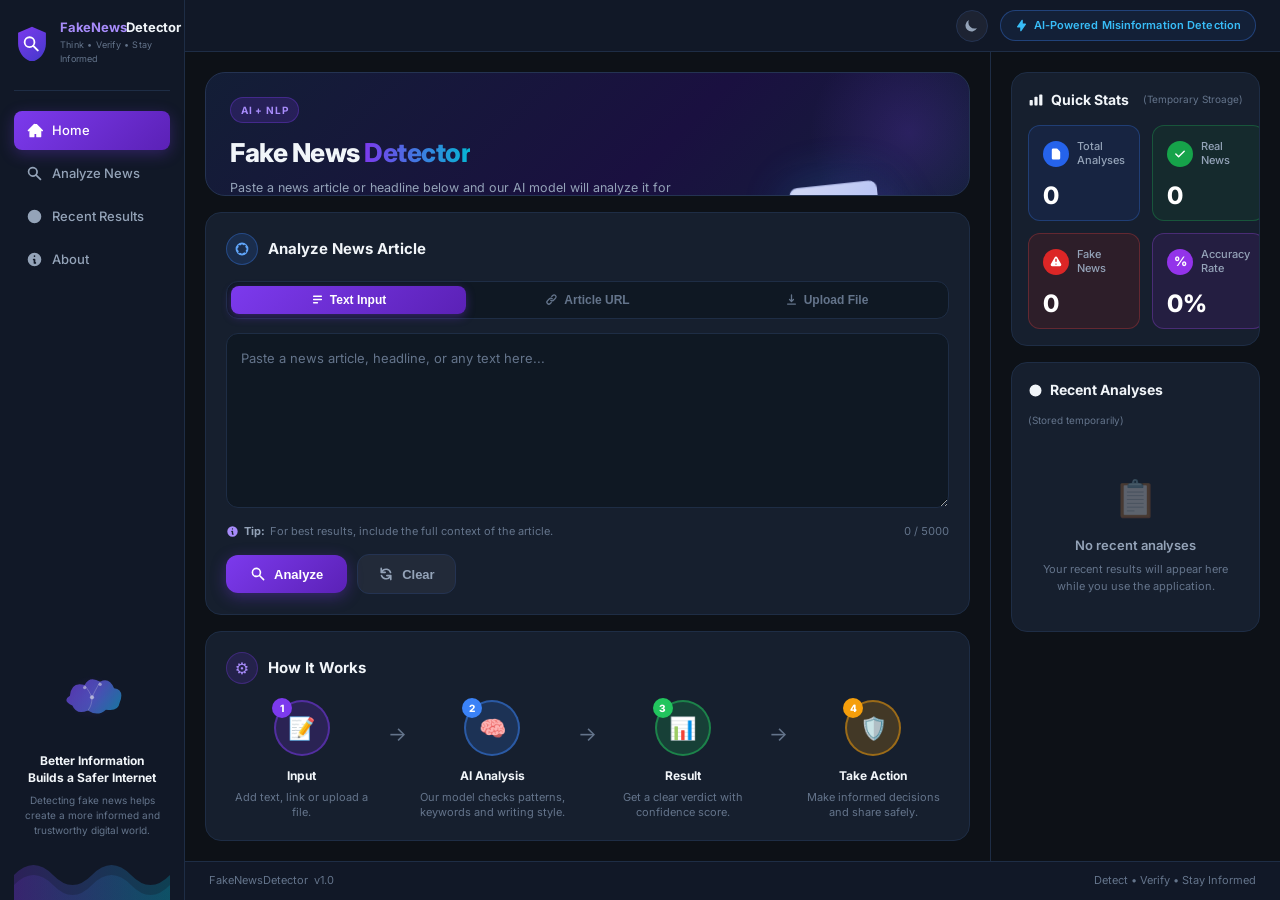
<file: index.html>
<!DOCTYPE html>
<html lang="en">
<head>
  <meta charset="UTF-8" />
  <meta name="viewport" content="width=device-width, initial-scale=1.0" />
  <title>FakeNewsDetector – AI-Powered Misinformation Detection</title>
  <meta name="description" content="Use AI and NLP to detect fake news, misinformation, and unreliable articles instantly with TF-IDF + Logistic Regression." />
  <link rel="stylesheet" href="style.css" />
  <link rel="preconnect" href="https://fonts.googleapis.com" />
  <link rel="preconnect" href="https://fonts.gstatic.com" crossorigin />
  <link href="https://fonts.googleapis.com/css2?family=Inter:wght@400;500;600;700;800&display=swap" rel="stylesheet" />
</head>
<body>
<div class="app-wrapper">

  <!-- ══════════════ SIDEBAR ══════════════ -->
  <aside class="sidebar">
    <div class="sidebar-inner">
      <!-- Logo -->
      <div class="logo">
        <div class="logo-shield">
          <svg viewBox="0 0 40 44" fill="none" xmlns="http://www.w3.org/2000/svg">
            <path d="M20 2L3 9.5v13C3 33.5 10.5 42.5 20 45c9.5-2.5 17-11.5 17-22.5v-13L20 2z" fill="url(#shLg)"/>
            <circle cx="17" cy="21" r="6" stroke="white" stroke-width="2.2" fill="none"/>
            <line x1="21.5" y1="25.5" x2="27" y2="31" stroke="white" stroke-width="2.5" stroke-linecap="round"/>
            <defs>
              <linearGradient id="shLg" x1="3" y1="2" x2="37" y2="45" gradientUnits="userSpaceOnUse">
                <stop stop-color="#7c3aed"/>
                <stop offset="1" stop-color="#4338ca"/>
              </linearGradient>
            </defs>
          </svg>
        </div>
        <div class="logo-text">
          <span class="logo-name"><span>FakeNews</span>Detector</span>
          <span class="logo-sub">Think • Verify • Stay Informed</span>
        </div>
      </div>

      <!-- Nav -->
      <nav class="sidebar-nav">
        <a href="#home" class="nav-item active" id="navHome">
          <svg viewBox="0 0 20 20" fill="currentColor" width="17"><path d="M10.707 2.293a1 1 0 00-1.414 0l-7 7a1 1 0 001.414 1.414L4 10.414V17a1 1 0 001 1h4a1 1 0 001-1v-3h2v3a1 1 0 001 1h4a1 1 0 001-1v-6.586l.293.293a1 1 0 001.414-1.414l-7-7z"/></svg>
          Home
        </a>
        <a href="#analyze" class="nav-item" id="navAnalyze">
          <svg viewBox="0 0 20 20" fill="currentColor" width="17"><path fill-rule="evenodd" d="M8 4a4 4 0 100 8 4 4 0 000-8zM2 8a6 6 0 1110.89 3.476l4.817 4.817a1 1 0 01-1.414 1.414l-4.816-4.816A6 6 0 012 8z" clip-rule="evenodd"/></svg>
          Analyze News
        </a>
        <a href="#recent" class="nav-item" id="navRecent">
          <svg viewBox="0 0 20 20" fill="currentColor" width="17"><path d="M10 18a8 8 0 100-16 8 8 0 000 16zm1-12a1 1 0 10-2 0v4a1 1 0 00.293.707l2.828 2.829a1 1 0 101.415-1.415L11 9.586V6z"/></svg>
          Recent Results
          <span class="nav-badge hidden" id="navBadge">0</span>
        </a>
        <a href="#about" class="nav-item" id="navAbout">
          <svg viewBox="0 0 20 20" fill="currentColor" width="17"><path fill-rule="evenodd" d="M18 10a8 8 0 11-16 0 8 8 0 0116 0zm-7-4a1 1 0 11-2 0 1 1 0 012 0zM9 9a1 1 0 000 2v3a1 1 0 001 1h1a1 1 0 100-2v-3a1 1 0 00-1-1H9z" clip-rule="evenodd"/></svg>
          About
        </a>
      </nav>
    </div>

    <!-- Sidebar footer illustration -->
    <div class="sidebar-footer">
      <div class="sidebar-brain">
        <svg viewBox="0 0 110 90" fill="none" xmlns="http://www.w3.org/2000/svg" width="90">
          <ellipse cx="55" cy="42" rx="32" ry="27" fill="url(#brainBg)" opacity="0.15"/>
          <path d="M28 40 Q30 22 46 27 Q52 15 65 23 Q76 17 82 31 Q95 33 89 48 Q87 60 72 57 Q62 66 50 58 Q36 64 31 52 Q18 46 28 40Z" fill="url(#brainFill)" opacity="0.75"/>
          <path d="M46 27 Q52 35 55 42 Q58 35 65 23" stroke="white" stroke-width="1" opacity="0.3" fill="none"/>
          <path d="M55 42 Q55 52 50 58" stroke="white" stroke-width="1" opacity="0.3" fill="none"/>
          <circle cx="46" cy="30" r="2" fill="white" opacity="0.5"/>
          <circle cx="65" cy="26" r="2" fill="white" opacity="0.5"/>
          <circle cx="55" cy="42" r="2.5" fill="white" opacity="0.6"/>
          <defs>
            <radialGradient id="brainBg" cx="50%" cy="50%" r="50%">
              <stop stop-color="#7c3aed"/>
              <stop offset="1" stop-color="#7c3aed" stop-opacity="0"/>
            </radialGradient>
            <linearGradient id="brainFill" x1="18" y1="15" x2="95" y2="70" gradientUnits="userSpaceOnUse">
              <stop stop-color="#7c3aed"/>
              <stop offset="0.5" stop-color="#6366f1"/>
              <stop offset="1" stop-color="#06b6d4"/>
            </linearGradient>
          </defs>
        </svg>
      </div>
      <h4 class="sidebar-motto">Better Information<br/>Builds a Safer Internet</h4>
      <p class="sidebar-desc">Detecting fake news helps create a more informed and trustworthy digital world.</p>
      <div class="sidebar-wave">
        <svg viewBox="0 0 160 50" preserveAspectRatio="none" xmlns="http://www.w3.org/2000/svg">
          <path d="M0,25 Q20,5 40,25 T80,25 T120,25 T160,25 V50 H0Z" fill="url(#wvGrad)" opacity="0.25"/>
          <path d="M0,35 Q20,15 40,35 T80,35 T120,35 T160,35 V50 H0Z" fill="url(#wvGrad)" opacity="0.15"/>
          <defs>
            <linearGradient id="wvGrad" x1="0" y1="0" x2="160" y2="0" gradientUnits="userSpaceOnUse">
              <stop stop-color="#7c3aed"/>
              <stop offset="1" stop-color="#06b6d4"/>
            </linearGradient>
          </defs>
        </svg>
      </div>
    </div>
  </aside>

  <!-- ══════════════ MAIN AREA ══════════════ -->
  <div class="main-area">

    <!-- Top bar -->
    <header class="topbar">
      <div class="topbar-left" id="topbarTitle">
        <!-- Seamless left header -->
      </div>
      <div class="topbar-right">
        <button class="theme-toggle-btn" id="themeToggleBtn" title="Toggle theme">
          <svg viewBox="0 0 20 20" fill="currentColor" width="15"><path d="M17.293 13.293A8 8 0 016.707 2.707a8.001 8.001 0 1010.586 10.586z"/></svg>
        </button>
        <div class="ai-powered-pill">
          <svg viewBox="0 0 20 20" fill="currentColor" width="13"><path fill-rule="evenodd" d="M11.3 1.046A1 1 0 0112 2v5h4a1 1 0 01.82 1.573l-7 10A1 1 0 018 18v-5H4a1 1 0 01-.82-1.573l7-10a1 1 0 011.12-.38z" clip-rule="evenodd"/></svg>
          AI-Powered Misinformation Detection
        </div>
      </div>
    </header>

    <!-- Content Grid -->
    <div class="content-grid">

      <!-- ─── CENTER COLUMN ─── -->
      <div class="center-col" id="home">

        <!-- Hero Card -->
        <div class="hero-card" id="heroSection">
          <div class="hero-badge">AI + NLP</div>
          <div class="hero-body">
            <div class="hero-text">
              <h1 class="hero-title">Fake News <span class="accent-text">Detector</span></h1>
              <p class="hero-desc">Paste a news article or headline below and our AI model will analyze it for credibility in seconds.</p>
              <div class="hero-features">
                <div class="feat-item">
                  <div class="feat-icon blue-feat-bg">
                    <svg viewBox="0 0 20 20" fill="currentColor" width="14"><path fill-rule="evenodd" d="M11.3 1.046A1 1 0 0112 2v5h4a1 1 0 01.82 1.573l-7 10A1 1 0 018 18v-5H4a1 1 0 01-.82-1.573l7-10a1 1 0 011.12-.38z" clip-rule="evenodd"/></svg>
                  </div>
                  <div>
                    <div class="feat-name">Fast Analysis</div>
                    <div class="feat-sub">Results in seconds</div>
                  </div>
                </div>
                <div class="feat-item">
                  <div class="feat-icon purple-feat-bg">
                    <svg viewBox="0 0 20 20" fill="none" stroke="currentColor" stroke-width="2" width="14"><circle cx="10" cy="10" r="7"/><circle cx="10" cy="10" r="3" fill="currentColor"/></svg>
                  </div>
                  <div>
                    <div class="feat-name">Accurate Prediction</div>
                    <div class="feat-sub">AI powered</div>
                  </div>
                </div>
                <div class="feat-item">
                  <div class="feat-icon teal-feat-bg">
                    <svg viewBox="0 0 20 20" fill="currentColor" width="14"><path fill-rule="evenodd" d="M10 1.944A11.954 11.954 0 012.166 5C2.056 5.649 2 6.319 2 7c0 5.225 3.34 9.67 8 11.317C14.66 16.67 18 12.225 18 7c0-.682-.057-1.35-.166-2.001A11.954 11.954 0 0110 1.944zM11 14a1 1 0 11-2 0 1 1 0 012 0zm0-7a1 1 0 10-2 0v3a1 1 0 102 0V7z" clip-rule="evenodd"/></svg>
                  </div>
                  <div>
                    <div class="feat-name">Helps Fight Misinformation</div>
                    <div class="feat-sub">For a safer internet</div>
                  </div>
                </div>
              </div>
            </div>
            <div class="hero-art">
              <!-- 3D Isometric Newspaper + Magnifier + Shield Illustration -->
              <svg viewBox="0 0 220 180" fill="none" xmlns="http://www.w3.org/2000/svg">
                <defs>
                  <radialGradient id="artGlow" cx="50%" cy="50%" r="50%">
                    <stop stop-color="#3b82f6" stop-opacity="0.35"/>
                    <stop offset="0.6" stop-color="#7c3aed" stop-opacity="0.2"/>
                    <stop offset="1" stop-color="#1e1b4b" stop-opacity="0"/>
                  </radialGradient>
                  <linearGradient id="newsGrad" x1="40" y1="20" x2="160" y2="150" gradientUnits="userSpaceOnUse">
                    <stop stop-color="#e0e7ff"/>
                    <stop offset="1" stop-color="#a5b4fc"/>
                  </linearGradient>
                  <linearGradient id="shieldGrad" x1="120" y1="90" x2="155" y2="150" gradientUnits="userSpaceOnUse">
                    <stop stop-color="#3b82f6"/>
                    <stop offset="1" stop-color="#1d4ed8"/>
                  </linearGradient>
                </defs>
                <circle cx="120" cy="90" r="85" fill="url(#artGlow)"/>
                <!-- Tilted Newspaper Paper -->
                <rect x="55" y="24" width="95" height="120" rx="8" transform="rotate(-6 102 84)" fill="url(#newsGrad)" stroke="#c7d2fe" stroke-width="1.5" filter="drop-shadow(0 8px 16px rgba(0,0,0,0.4))"/>
                <!-- Header "NEWS" -->
                <text x="68" y="52" fill="#1e293b" font-family="'Inter', sans-serif" font-weight="900" font-size="16" letter-spacing="1" transform="rotate(-6 102 84)">NEWS</text>
                <!-- Newspaper Lines -->
                <line x1="68" y1="62" x2="136" y2="55" stroke="#475569" stroke-width="3" stroke-linecap="round"/>
                <line x1="68" y1="72" x2="128" y2="66" stroke="#64748b" stroke-width="2.5" stroke-linecap="round"/>
                <line x1="68" y1="81" x2="132" y2="74" stroke="#64748b" stroke-width="2.5" stroke-linecap="round"/>
                <line x1="68" y1="90" x2="120" y2="83" stroke="#94a3b8" stroke-width="2.5" stroke-linecap="round"/>
                <line x1="68" y1="99" x2="115" y2="92" stroke="#94a3b8" stroke-width="2.5" stroke-linecap="round"/>
                <!-- Blue Shield in front -->
                <path d="M140 102L125 110v16c0 14 10 24 20 28 10-4 20-14 20-28v-16L150 102z" fill="url(#shieldGrad)" filter="drop-shadow(0 4px 10px rgba(59,130,246,0.5))"/>
                <path d="M135 125l4 4 8-8" stroke="white" stroke-width="2.5" stroke-linecap="round" stroke-linejoin="round"/>
                <!-- 3D Magnifying Glass -->
                <circle cx="152" cy="108" r="28" fill="rgba(30,58,138,0.25)" stroke="#60a5fa" stroke-width="7" filter="drop-shadow(0 6px 12px rgba(0,0,0,0.5))"/>
                <circle cx="152" cy="108" r="22" fill="rgba(14,165,233,0.15)"/>
                <line x1="172" y1="128" x2="194" y2="152" stroke="#3b82f6" stroke-width="9" stroke-linecap="round"/>
                <line x1="172" y1="128" x2="194" y2="152" stroke="#93c5fd" stroke-width="3" stroke-linecap="round"/>
              </svg>
            </div>
          </div>
        </div>

        <!-- Analyze Card -->
        <div class="card" id="analyzeSection">
          <div class="card-hdr">
            <div class="card-hdr-icon compass-icon">
              <svg viewBox="0 0 20 20" fill="currentColor" width="16"><path fill-rule="evenodd" d="M10 18a8 8 0 100-16 8 8 0 000 16zm1-13a1 1 0 10-2 0v.092a4.535 4.535 0 00-1.676.662L6.609 5.04a1 1 0 00-.99.283 1 1 0 00-.284.99l.714.715A4.535 4.535 0 005.092 9H5a1 1 0 100 2h.092a4.535 4.535 0 00.957 2.272l-.715.714a1 1 0 00.284.99 1 1 0 00.99.284l.715-.714A4.535 4.535 0 009 14.908V15a1 1 0 102 0v-.092a4.535 4.535 0 002.272-.957l.714.715a1 1 0 00.99-.284 1 1 0 00.284-.99l-.714-.715A4.535 4.535 0 0014.908 11H15a1 1 0 100-2h-.092a4.535 4.535 0 00-.957-2.272l.715-.714a1 1 0 00-.284-.99 1 1 0 00-.99-.284l-.715.714A4.535 4.535 0 0011 5.092V5z" clip-rule="evenodd"/></svg>
            </div>
            <h2 class="card-hdr-title">Analyze News Article</h2>
          </div>


          <!-- Tabs -->
          <div class="tabs" role="tablist">
            <button class="tab active" id="tabText" role="tab" aria-selected="true">
              <svg viewBox="0 0 20 20" fill="currentColor" width="13"><path fill-rule="evenodd" d="M3 5a1 1 0 011-1h12a1 1 0 110 2H4a1 1 0 01-1-1zm0 5a1 1 0 011-1h12a1 1 0 110 2H4a1 1 0 01-1-1zm0 5a1 1 0 011-1h6a1 1 0 110 2H4a1 1 0 01-1-1z" clip-rule="evenodd"/></svg>
              Text Input
            </button>
            <button class="tab" id="tabUrl" role="tab" aria-selected="false">
              <svg viewBox="0 0 20 20" fill="currentColor" width="13"><path fill-rule="evenodd" d="M12.586 4.586a2 2 0 112.828 2.828l-3 3a2 2 0 01-2.828 0 1 1 0 00-1.414 1.414 4 4 0 005.656 0l3-3a4 4 0 00-5.656-5.656l-1.5 1.5a1 1 0 101.414 1.414l1.5-1.5zm-5 5a2 2 0 012.828 0 1 1 0 101.414-1.414 4 4 0 00-5.656 0l-3 3a4 4 0 105.656 5.656l1.5-1.5a1 1 0 10-1.414-1.414l-1.5 1.5a2 2 0 11-2.828-2.828l3-3z" clip-rule="evenodd"/></svg>
              Article URL
            </button>
            <button class="tab" id="tabFile" role="tab" aria-selected="false">
              <svg viewBox="0 0 20 20" fill="currentColor" width="13"><path fill-rule="evenodd" d="M3 17a1 1 0 011-1h12a1 1 0 110 2H4a1 1 0 01-1-1zm3.293-7.707a1 1 0 011.414 0L9 10.586V3a1 1 0 112 0v7.586l1.293-1.293a1 1 0 111.414 1.414l-3 3a1 1 0 01-1.414 0l-3-3a1 1 0 010-1.414z" clip-rule="evenodd"/></svg>
              Upload File
            </button>
          </div>

          <!-- Text Panel -->
          <div class="tab-panel active" id="panelText">
            <textarea id="newsInput" class="news-textarea" placeholder="Paste a news article, headline, or any text here..." rows="7" spellcheck="false" maxlength="5000"></textarea>
            <div class="textarea-foot">
              <span class="tip">
                <svg viewBox="0 0 20 20" fill="currentColor" width="13"><path fill-rule="evenodd" d="M18 10a8 8 0 11-16 0 8 8 0 0116 0zm-7-4a1 1 0 11-2 0 1 1 0 012 0zM9 9a1 1 0 000 2v3a1 1 0 001 1h1a1 1 0 100-2v-3a1 1 0 00-1-1H9z" clip-rule="evenodd"/></svg>
                <strong>Tip:</strong> For best results, include the full context of the article.
              </span>
              <span class="char-count" id="charCount">0 / 5000</span>
            </div>
          </div>

          <!-- URL Panel -->
          <div class="tab-panel" id="panelUrl">
            <div class="url-row">
              <input type="url" id="urlInput" class="url-input" placeholder="https://example.com/news-article…" />
              <button id="fetchUrlBtn" class="btn-fetch">Fetch Article</button>
            </div>
            <p class="panel-hint">Enter a news article URL and we'll extract the text automatically.</p>
          </div>

          <!-- File Panel -->
          <div class="tab-panel" id="panelFile">
            <div class="file-drop" id="fileDrop">
              <svg viewBox="0 0 20 20" fill="currentColor" width="38" class="file-drop-icon"><path fill-rule="evenodd" d="M3 17a1 1 0 011-1h12a1 1 0 110 2H4a1 1 0 01-1-1zm3.293-7.707a1 1 0 011.414 0L9 10.586V3a1 1 0 112 0v7.586l1.293-1.293a1 1 0 111.414 1.414l-3 3a1 1 0 01-1.414 0l-3-3a1 1 0 010-1.414z" clip-rule="evenodd"/></svg>
              <p>Drop a <strong>.txt</strong> file here, or <label for="fileInput" class="file-label">browse</label></p>
              <input type="file" id="fileInput" accept=".txt" />
              <span class="file-name" id="fileName"></span>
            </div>
          </div>

          <!-- Error Banner -->
          <div class="error-banner hidden" id="errorBanner">
            <svg viewBox="0 0 20 20" fill="currentColor" width="15"><path fill-rule="evenodd" d="M18 10a8 8 0 11-16 0 8 8 0 0116 0zm-7 4a1 1 0 11-2 0 1 1 0 012 0zm-1-9a1 1 0 00-1 1v4a1 1 0 102 0V6a1 1 0 00-1-1z" clip-rule="evenodd"/></svg>
            <span id="errorText">Something went wrong.</span>
          </div>

          <!-- Actions -->
          <div class="action-row">
            <button class="btn-analyze" id="checkBtn">
              <svg viewBox="0 0 20 20" fill="currentColor" width="16"><path fill-rule="evenodd" d="M8 4a4 4 0 100 8 4 4 0 000-8zM2 8a6 6 0 1110.89 3.476l4.817 4.817a1 1 0 01-1.414 1.414l-4.816-4.816A6 6 0 012 8z" clip-rule="evenodd"/></svg>
              Analyze
            </button>
            <button class="btn-clear" id="clearBtn">
              <svg viewBox="0 0 20 20" fill="currentColor" width="16"><path fill-rule="evenodd" d="M4 2a1 1 0 011 1v2.101a7.002 7.002 0 0111.601 2.566 1 1 0 11-1.885.666A5.002 5.002 0 005.999 7H9a1 1 0 010 2H4a1 1 0 01-1-1V3a1 1 0 011-1zm.008 9.057a1 1 0 011.276.61A5.002 5.002 0 0014.001 13H11a1 1 0 110-2h5a1 1 0 011 1v5a1 1 0 11-2 0v-2.101a7.002 7.002 0 01-11.601-2.566 1 1 0 01.61-1.276z" clip-rule="evenodd"/></svg>
              Clear
            </button>
          </div>

          <!-- Loading -->
          <div class="loading-state hidden" id="loadingState">
            <div class="spinner-ring"></div>
            <span>Analyzing article…</span>
          </div>
        </div>

        <!-- How It Works -->
        <div class="card" id="about">
          <div class="card-hdr">
            <div class="card-hdr-icon">⚙️</div>
            <h2 class="card-hdr-title">How It Works</h2>
          </div>
          <div class="steps-row">
            <div class="step-block">
              <div class="step-circle purple-circle">
                <span class="step-num">1</span>
                <div class="step-emoji">📝</div>
              </div>
              <div class="step-label">Input</div>
              <div class="step-desc">Add text, link or upload a file.</div>
            </div>
            <div class="step-arrow">→</div>
            <div class="step-block">
              <div class="step-circle blue-circle">
                <span class="step-num">2</span>
                <div class="step-emoji">🧠</div>
              </div>
              <div class="step-label">AI Analysis</div>
              <div class="step-desc">Our model checks patterns, keywords and writing style.</div>
            </div>
            <div class="step-arrow">→</div>
            <div class="step-block">
              <div class="step-circle green-circle">
                <span class="step-num">3</span>
                <div class="step-emoji">📊</div>
              </div>
              <div class="step-label">Result</div>
              <div class="step-desc">Get a clear verdict with confidence score.</div>
            </div>
            <div class="step-arrow">→</div>
            <div class="step-block">
              <div class="step-circle gold-circle">
                <span class="step-num">4</span>
                <div class="step-emoji">🛡️</div>
              </div>
              <div class="step-label">Take Action</div>
              <div class="step-desc">Make informed decisions and share safely.</div>
            </div>
          </div>
        </div>

      </div><!-- /.center-col -->

      <!-- ─── RIGHT COLUMN ─── -->
      <div class="right-col">

        <!-- Quick Stats (default view) -->
        <div class="rp-card" id="statsPanel">
          <div class="rp-hdr">
            <div class="rp-title">
              <svg viewBox="0 0 20 20" fill="currentColor" width="16"><path d="M2 11a1 1 0 011-1h2a1 1 0 011 1v5a1 1 0 01-1 1H3a1 1 0 01-1-1v-5zm6-4a1 1 0 011-1h2a1 1 0 011 1v9a1 1 0 01-1 1H9a1 1 0 01-1-1V7zm6-3a1 1 0 011-1h2a1 1 0 011 1v12a1 1 0 01-1 1h-2a1 1 0 01-1-1V4z"/></svg>
              Quick Stats
            </div>
            <span class="rp-sub">(Temporary Stroage)</span>
          </div>
          <div class="stats-grid">
            <div class="stat-tile blue-tile">
              <div class="stat-tile-top">
                <div class="stat-circle-icon blue-ico">
                  <svg viewBox="0 0 20 20" fill="currentColor" width="14"><path fill-rule="evenodd" d="M4 4a2 2 0 012-2h4.586A2 2 0 0112 2.586L15.414 6A2 2 0 0116 7.414V16a2 2 0 01-2 2H6a2 2 0 01-2-2V4z" clip-rule="evenodd"/></svg>
                </div>
                <div class="stat-lbl">Total Analyses</div>
              </div>
              <div class="stat-val" id="statTotal">0</div>
            </div>
            <div class="stat-tile green-tile">
              <div class="stat-tile-top">
                <div class="stat-circle-icon green-ico">
                  <svg viewBox="0 0 20 20" fill="currentColor" width="14"><path fill-rule="evenodd" d="M16.707 5.293a1 1 0 010 1.414l-8 8a1 1 0 01-1.414 0l-4-4a1 1 0 011.414-1.414L8 12.586l7.293-7.293a1 1 0 011.414 0z" clip-rule="evenodd"/></svg>
                </div>
                <div class="stat-lbl">Real News</div>
              </div>
              <div class="stat-val" id="statReal">0</div>
            </div>
            <div class="stat-tile red-tile">
              <div class="stat-tile-top">
                <div class="stat-circle-icon red-ico">
                  <svg viewBox="0 0 20 20" fill="currentColor" width="14"><path fill-rule="evenodd" d="M8.257 3.099c.765-1.36 2.722-1.36 3.486 0l5.58 9.92c.75 1.334-.213 2.98-1.742 2.98H4.42c-1.53 0-2.493-1.646-1.743-2.98l5.58-9.92zM11 13a1 1 0 11-2 0 1 1 0 012 0zm-1-8a1 1 0 00-1 1v3a1 1 0 002 0V6a1 1 0 00-1-1z" clip-rule="evenodd"/></svg>
                </div>
                <div class="stat-lbl">Fake News</div>
              </div>
              <div class="stat-val" id="statFake">0</div>
            </div>
            <div class="stat-tile purple-tile">
              <div class="stat-tile-top">
                <div class="stat-circle-icon purple-ico">
                  <span class="pct-symbol">%</span>
                </div>
                <div class="stat-lbl">Accuracy Rate</div>
              </div>
              <div class="stat-val" id="statAccuracy">0%</div>
            </div>
          </div>
        </div>


        <!-- Analysis Result (shown after analysis) -->
        <div class="rp-card hidden" id="resultPanel">
          <div class="rp-hdr">
            <div class="rp-title">
              <svg viewBox="0 0 20 20" fill="currentColor" width="15"><path fill-rule="evenodd" d="M10 18a8 8 0 100-16 8 8 0 000 16zm3.707-9.293a1 1 0 00-1.414-1.414L9 10.586 7.707 9.293a1 1 0 00-1.414 1.414l2 2a1 1 0 001.414 0l4-4z" clip-rule="evenodd"/></svg>
              Analysis Result
            </div>
            <div class="result-meta-hdr">
              <div class="res-ts" id="resultTs"></div>
              <span class="rp-sub">Temporary (This session)</span>
            </div>
          </div>

          <!-- Verdict -->
          <div class="verdict-card" id="verdictCard">
            <div class="verdict-left">
              <div class="verdict-icon" id="verdictIcon">❗</div>
              <div>
                <div class="verdict-label" id="verdictLabel">LIKELY FAKE</div>
                <div class="verdict-desc" id="verdictDesc">This article shows signs of being misleading or false.</div>
              </div>
            </div>
            <div class="conf-ring-wrap">
              <svg viewBox="0 0 80 80" width="80" height="80" class="conf-svg">
                <circle cx="40" cy="40" r="30" fill="none" stroke="#1e2a4a" stroke-width="8"/>
                <circle cx="40" cy="40" r="30" fill="none" id="confArc"
                  stroke="#ef4444" stroke-width="8"
                  stroke-dasharray="188.5"
                  stroke-dashoffset="188.5"
                  stroke-linecap="round"
                  transform="rotate(-90 40 40)"/>
              </svg>
              <div class="conf-inner">
                <span class="conf-pct" id="confValue">0%</span>
                <span class="conf-lbl">Confidence</span>
              </div>
            </div>
          </div>

          <!-- Breakdown -->
          <div class="breakdown">
            <h4 class="section-ttl">Prediction Breakdown</h4>
            <div class="bar-row">
              <div class="bar-name"><span class="dot red-dot"></span> Fake</div>
              <div class="bar-track"><div class="bar-fill red-fill" id="fakeBar" style="width:0%"></div></div>
              <span class="bar-pct" id="fakePct">0%</span>
            </div>
            <div class="bar-row">
              <div class="bar-name"><span class="dot green-dot"></span> Real</div>
              <div class="bar-track"><div class="bar-fill green-fill" id="realBar" style="width:0%"></div></div>
              <span class="bar-pct" id="realPct">0%</span>
            </div>
            <div class="meta-tiles">
              <div class="meta-tile">
                <svg viewBox="0 0 20 20" fill="currentColor" width="13" class="meta-icon"><path d="M13 7H7v6h6V7z"/><path fill-rule="evenodd" d="M7 2a1 1 0 012 0v1h2V2a1 1 0 112 0v1h2a2 2 0 012 2v2h1a1 1 0 110 2h-1v2h1a1 1 0 110 2h-1v2a2 2 0 01-2 2h-2v1a1 1 0 11-2 0v-1H9v1a1 1 0 11-2 0v-1H5a2 2 0 01-2-2v-2H2a1 1 0 110-2h1V9H2a1 1 0 110-2h1V5a2 2 0 012-2h2V2zM5 5h10v10H5V5z" clip-rule="evenodd"/></svg>
                <div>
                  <div class="meta-lbl">Model Used</div>
                  <div class="meta-val">TF-IDF + Logistic Regression</div>
                </div>
              </div>
              <div class="meta-tile">
                <svg viewBox="0 0 20 20" fill="currentColor" width="13" class="meta-icon"><path fill-rule="evenodd" d="M3 5a2 2 0 012-2h10a2 2 0 012 2v8a2 2 0 01-2 2h-2.22l.123.489.804.804A1 1 0 0113 18H7a1 1 0 01-.707-1.707l.804-.804L7.22 15H5a2 2 0 01-2-2V5zm5.771 7H5V5h10v7H8.771z" clip-rule="evenodd"/></svg>
                <div>
                  <div class="meta-lbl">Text Length</div>
                  <div class="meta-val" id="textLenVal">—</div>
                </div>
              </div>
            </div>
          </div>

          <!-- Key Indicators -->
          <div class="indicators">
            <h4 class="section-ttl">🔑 Key Indicators</h4>
            <div class="indicators-list" id="indicatorsList"></div>
          </div>
        </div>

        <!-- Recent Analyses -->
        <div class="rp-card" id="recentPanel">
          <div class="rp-hdr">
            <div class="rp-title">
              <svg viewBox="0 0 20 20" fill="currentColor" width="15"><path d="M10 18a8 8 0 100-16 8 8 0 000 16zm1-12a1 1 0 10-2 0v4a1 1 0 00.293.707l2.828 2.829a1 1 0 101.415-1.415L11 9.586V6z"/></svg>
              Recent Analyses
            </div>
            <span class="rp-sub">(Stored temporarily)</span>
          </div>
          <div id="recentList" class="recent-list">
            <div class="empty-state">
              <div class="empty-doc-icon">
                <svg viewBox="0 0 54 54" fill="none" xmlns="http://www.w3.org/2000/svg" width="48" height="48">
                  <path d="M12 8C12 5.79086 13.7909 4 16 4H30L42 16V28C39.5 28 37.5 29 36 30.5V18H28V10H16C14.8954 10 14 10.8954 14 12V42C14 43.1046 14.8954 44 16 44H26C26.5 45.8 27.5 47.2 29 48H16C11.5817 48 8 44.4183 8 40V12C8 9.79086 9.79086 8 12 8Z" fill="#3b82f6" opacity="0.35"/>
                  <rect x="18" y="20" width="14" height="2.5" rx="1.25" fill="#60a5fa" opacity="0.6"/>
                  <rect x="18" y="26" width="18" height="2.5" rx="1.25" fill="#60a5fa" opacity="0.6"/>
                  <rect x="18" y="32" width="10" height="2.5" rx="1.25" fill="#60a5fa" opacity="0.6"/>
                  <!-- Clock badge at bottom right -->
                  <circle cx="38" cy="38" r="11" fill="#0f172a" stroke="#60a5fa" stroke-width="3"/>
                  <path d="M38 32V38L42 41" stroke="#93c5fd" stroke-width="2.5" stroke-linecap="round"/>
                </svg>
              </div>
              <p class="empty-title">No recent analyses</p>
              <p class="empty-sub">Your recent results will appear here while you use the application.</p>
            </div>

          </div>
        </div>

      </div><!-- /.right-col -->
    </div><!-- /.content-grid -->

    <!-- Footer -->
    <footer class="app-footer">
      <span>FakeNewsDetector &nbsp;v1.0</span>
      <span>Detect • Verify • Stay Informed</span>
    </footer>
  </div><!-- /.main-area -->
</div><!-- /.app-wrapper -->

<script src="script.js"></script>
</body>
</html>
</file>
<file: style.css>
/* ═══════════════════════════════════════════════════
   FakeNewsDetector — style.css
   Dark Navy Theme · Matching reference design
═══════════════════════════════════════════════════ */

/* ── Google Font + Reset ──────────────────────── */
@import url('https://fonts.googleapis.com/css2?family=Inter:wght@400;500;600;700;800&display=swap');

*, *::before, *::after { box-sizing: border-box; margin: 0; padding: 0; }

:root {
  --bg-base:     #0d1117;
  --bg-sidebar:  #111827;
  --bg-card:     #161f2e;
  --bg-card2:    #1a2540;
  --bg-input:    #0f1823;
  --border:      #1e2d45;
  --border2:     #243352;

  --purple:      #7c3aed;
  --purple-l:    #8b5cf6;
  --purple-d:    #5b21b6;
  --blue:        #3b82f6;
  --blue-d:      #1d4ed8;
  --green:       #22c55e;
  --green-d:     #16a34a;
  --red:         #ef4444;
  --red-d:       #b91c1c;
  --gold:        #f59e0b;
  --cyan:        #06b6d4;

  --text-1:      #f1f5f9;
  --text-2:      #94a3b8;
  --text-3:      #64748b;
  --text-purple: #a78bfa;
  --text-blue:   #60a5fa;
  --text-green:  #4ade80;
  --text-red:    #f87171;
  --text-gold:   #fbbf24;

  --radius-sm:   8px;
  --radius-md:   12px;
  --radius-lg:   16px;
  --radius-xl:   20px;

  --trans: 0.22s ease;
  --shadow: 0 4px 24px rgba(0,0,0,0.35);
}

html { scroll-behavior: smooth; }

body {
  font-family: 'Inter', system-ui, sans-serif;
  background: var(--bg-base);
  color: var(--text-1);
  min-height: 100vh;
  overflow-x: hidden;
  font-size: 14px;
  line-height: 1.6;
}

/* ── Layout ──────────────────────────────────── */
.app-wrapper {
  display: flex;
  height: 100vh;
  overflow: hidden;
}

/* ══════════════ SIDEBAR ══════════════ */
.sidebar {
  width: 185px;
  min-width: 185px;
  background: var(--bg-sidebar);
  border-right: 1px solid var(--border);
  display: flex;
  flex-direction: column;
  justify-content: space-between;
  overflow: hidden;
  z-index: 10;
}

.sidebar-inner {
  padding: 20px 14px 0;
  flex-shrink: 0;
}

/* Logo */
.logo {
  display: flex;
  align-items: center;
  gap: 10px;
  padding-bottom: 24px;
  border-bottom: 1px solid var(--border);
  margin-bottom: 20px;
}

.logo-shield {
  width: 36px;
  height: 36px;
  flex-shrink: 0;
}

.logo-shield svg { width: 100%; height: 100%; }

.logo-text { display: flex; flex-direction: column; }

.logo-name {
  font-size: 13px;
  font-weight: 700;
  color: var(--text-1);
  letter-spacing: -0.2px;
  line-height: 1.2;
}

.logo-name span { color: var(--text-purple); }

.logo-sub {
  font-size: 9px;
  color: var(--text-3);
  letter-spacing: 0.2px;
  margin-top: 2px;
}

/* Nav */
.sidebar-nav {
  display: flex;
  flex-direction: column;
  gap: 4px;
}

.nav-item {
  display: flex;
  align-items: center;
  gap: 9px;
  padding: 9px 12px;
  border-radius: var(--radius-sm);
  color: var(--text-2);
  text-decoration: none;
  font-size: 13px;
  font-weight: 500;
  transition: all var(--trans);
  position: relative;
  white-space: nowrap;
}

.nav-item:hover {
  background: rgba(124,58,237,0.1);
  color: var(--text-1);
}

.nav-item.active {
  background: linear-gradient(135deg, var(--purple), var(--purple-d));
  color: white;
  box-shadow: 0 4px 15px rgba(124,58,237,0.3);
}

.nav-item svg { flex-shrink: 0; }

.nav-badge {
  margin-left: auto;
  background: var(--purple);
  color: white;
  font-size: 10px;
  font-weight: 700;
  padding: 1px 6px;
  border-radius: 20px;
  min-width: 18px;
  text-align: center;
}

.nav-badge.hidden { display: none !important; }

/* Sidebar Footer */
.sidebar-footer {
  display: flex;
  flex-direction: column;
  align-items: center;
  padding: 16px 14px 0;
  position: relative;
  overflow: hidden;
}

.sidebar-brain {
  margin-bottom: 10px;
  opacity: 0.9;
  animation: floatBrain 4s ease-in-out infinite;
}

@keyframes floatBrain {
  0%, 100% { transform: translateY(0); }
  50%       { transform: translateY(-6px); }
}

.sidebar-motto {
  font-size: 12px;
  font-weight: 700;
  color: var(--text-1);
  text-align: center;
  line-height: 1.4;
  margin-bottom: 6px;
}

.sidebar-desc {
  font-size: 10px;
  color: var(--text-3);
  text-align: center;
  line-height: 1.5;
  margin-bottom: 12px;
}

.sidebar-wave {
  width: 100%;
  height: 50px;
  animation: waveMove 6s ease-in-out infinite alternate;
}

.sidebar-wave svg { width: 100%; height: 100%; }

@keyframes waveMove {
  0%   { transform: translateX(-5%); }
  100% { transform: translateX(5%); }
}

/* ══════════════ MAIN AREA ══════════════ */
.main-area {
  flex: 1;
  display: flex;
  flex-direction: column;
  overflow: hidden;
  min-width: 0;
}

/* Top Bar */
.topbar {
  display: flex;
  align-items: center;
  justify-content: space-between;
  padding: 0 24px;
  height: 52px;
  border-bottom: 1px solid var(--border);
  background: var(--bg-sidebar);
  flex-shrink: 0;
}

.topbar-left {
  font-size: 13px;
  font-weight: 600;
  color: var(--text-2);
}

.topbar-right {
  display: flex;
  align-items: center;
  gap: 12px;
}

.theme-toggle-btn {
  width: 32px;
  height: 32px;
  border-radius: 50%;
  background: rgba(255,255,255,0.05);
  border: 1px solid var(--border2);
  color: var(--text-2);
  display: flex;
  align-items: center;
  justify-content: center;
  cursor: pointer;
  transition: all var(--trans);
}

.theme-toggle-btn:hover {
  background: rgba(255,255,255,0.1);
  color: #ffffff;
}

.ai-powered-pill {
  display: flex;
  align-items: center;
  gap: 6px;
  padding: 6px 14px;
  border-radius: 20px;
  background: rgba(59, 130, 246, 0.08);
  border: 1px solid rgba(59, 130, 246, 0.35);
  color: #38bdf8;
  font-size: 11px;
  font-weight: 600;
  letter-spacing: 0.1px;
}

.blue-feat-bg   { background: rgba(59,130,246,0.15); color: #38bdf8; }
.purple-feat-bg { background: rgba(124,58,237,0.15); color: #a78bfa; }
.teal-feat-bg   { background: rgba(20,184,166,0.15); color: #2dd4bf; }


/* Content Grid */
.content-grid {
  display: flex;
  flex: 1;
  overflow: hidden;
  gap: 0;
}

/* Center Column */
.center-col {
  flex: 1;
  overflow-y: auto;
  padding: 20px 20px 20px;
  display: flex;
  flex-direction: column;
  gap: 16px;
  min-width: 0;
  scrollbar-width: thin;
  scrollbar-color: var(--border2) transparent;
}

.center-col::-webkit-scrollbar { width: 5px; }
.center-col::-webkit-scrollbar-thumb { background: var(--border2); border-radius: 4px; }

/* Right Column */
.right-col {
  width: 290px;
  min-width: 290px;
  overflow-y: auto;
  padding: 20px 20px 20px;
  border-left: 1px solid var(--border);
  display: flex;
  flex-direction: column;
  gap: 16px;
  scrollbar-width: thin;
  scrollbar-color: var(--border2) transparent;
}

.right-col::-webkit-scrollbar { width: 5px; }
.right-col::-webkit-scrollbar-thumb { background: var(--border2); border-radius: 4px; }

/* ══════════════ HERO CARD ══════════════ */
.hero-card {
  background: linear-gradient(135deg, #131e36 0%, #1a1040 60%, #14203a 100%);
  border: 1px solid var(--border2);
  border-radius: var(--radius-xl);
  padding: 24px;
  position: relative;
  overflow: hidden;
}

.hero-card::before {
  content: '';
  position: absolute;
  top: -40px; right: -40px;
  width: 200px; height: 200px;
  background: radial-gradient(circle, rgba(124,58,237,0.2) 0%, transparent 70%);
  pointer-events: none;
}

.hero-badge {
  display: inline-flex;
  align-items: center;
  gap: 5px;
  background: rgba(124,58,237,0.18);
  border: 1px solid rgba(124,58,237,0.35);
  color: var(--text-purple);
  font-size: 10px;
  font-weight: 700;
  letter-spacing: 0.8px;
  padding: 4px 10px;
  border-radius: 20px;
  margin-bottom: 14px;
}

.hero-body {
  display: flex;
  align-items: center;
  gap: 16px;
}

.hero-text { flex: 1; min-width: 0; }

.hero-title {
  font-size: 26px;
  font-weight: 800;
  color: var(--text-1);
  line-height: 1.2;
  margin-bottom: 10px;
  letter-spacing: -0.5px;
}

.accent-text {
  background: linear-gradient(90deg, #7c3aed, #06b6d4);
  -webkit-background-clip: text;
  -webkit-text-fill-color: transparent;
  background-clip: text;
}

.hero-desc {
  font-size: 12.5px;
  color: var(--text-2);
  margin-bottom: 16px;
  line-height: 1.6;
}

.hero-features {
  display: flex;
  flex-direction: column;
  gap: 10px;
}

.feat-item {
  display: flex;
  align-items: center;
  gap: 9px;
}

.feat-icon {
  width: 28px;
  height: 28px;
  border-radius: 7px;
  display: flex;
  align-items: center;
  justify-content: center;
  flex-shrink: 0;
}

/* Legacy colour classes kept for backwards compat */
.purple-bg { background: rgba(124,58,237,0.25); color: var(--text-purple); }
.blue-bg   { background: rgba(59,130,246,0.25); color: var(--text-blue); }
.green-bg  { background: rgba(34,197,94,0.25);  color: var(--text-green); }

.feat-name {
  font-size: 11.5px;
  font-weight: 600;
  color: var(--text-1);
}

.feat-sub {
  font-size: 10.5px;
  color: var(--text-3);
}

.hero-art {
  flex-shrink: 0;
  width: 200px;
  opacity: 0.95;
  filter: drop-shadow(0 0 24px rgba(59,130,246,0.35));
  animation: floatArt 5s ease-in-out infinite;
}

@keyframes floatArt {
  0%, 100% { transform: translateY(0); }
  50%       { transform: translateY(-8px); }
}


/* ══════════════ CARDS ══════════════ */
.card {
  background: var(--bg-card);
  border: 1px solid var(--border);
  border-radius: var(--radius-lg);
  padding: 20px;
}

.card-hdr {
  display: flex;
  align-items: center;
  gap: 10px;
  margin-bottom: 16px;
}

.card-hdr-icon {
  width: 32px;
  height: 32px;
  background: rgba(124,58,237,0.15);
  border: 1px solid rgba(124,58,237,0.3);
  border-radius: 50%;
  display: flex;
  align-items: center;
  justify-content: center;
  color: var(--text-purple);
  font-size: 16px;
  flex-shrink: 0;
}

.card-hdr-icon.compass-icon {
  background: rgba(59, 130, 246, 0.15);
  border-color: rgba(59, 130, 246, 0.35);
  color: #60a5fa;
}

.card-hdr-title {
  font-size: 15px;
  font-weight: 700;
  color: var(--text-1);
}


/* ── Tabs ──────────────────────────────────────── */
.tabs {
  display: flex;
  gap: 4px;
  background: var(--bg-input);
  border: 1px solid var(--border);
  border-radius: var(--radius-md);
  padding: 4px;
  margin-bottom: 14px;
}

.tab {
  display: flex;
  align-items: center;
  gap: 6px;
  padding: 7px 14px;
  border-radius: 8px;
  background: transparent;
  border: none;
  color: var(--text-3);
  font-size: 12px;
  font-weight: 600;
  cursor: pointer;
  transition: all var(--trans);
  flex: 1;
  justify-content: center;
}

.tab:hover { color: var(--text-2); background: rgba(255,255,255,0.04); }

.tab.active {
  background: linear-gradient(135deg, var(--purple), var(--purple-d));
  color: white;
  box-shadow: 0 3px 10px rgba(124,58,237,0.35);
}

/* ── Tab Panels ────────────────────────────────── */
.tab-panel { display: none; }
.tab-panel.active { display: block; }

/* ── Textarea ──────────────────────────────────── */
.news-textarea {
  width: 100%;
  min-height: 155px;
  background: var(--bg-input);
  border: 1px solid var(--border);
  border-radius: var(--radius-md);
  padding: 14px;
  color: var(--text-1);
  font-family: inherit;
  font-size: 13px;
  line-height: 1.6;
  resize: vertical;
  transition: border-color var(--trans);
  outline: none;
}

.news-textarea::placeholder { color: var(--text-3); }

.news-textarea:focus {
  border-color: var(--purple);
  box-shadow: 0 0 0 3px rgba(124,58,237,0.12);
}

.textarea-foot {
  display: flex;
  align-items: center;
  justify-content: space-between;
  margin-top: 8px;
  flex-wrap: wrap;
  gap: 6px;
}

.tip {
  display: flex;
  align-items: center;
  gap: 5px;
  font-size: 11px;
  color: var(--text-3);
}

.tip strong { color: var(--text-2); }
.tip svg { color: var(--text-purple); flex-shrink: 0; }

.char-count {
  font-size: 11px;
  color: var(--text-3);
  font-variant-numeric: tabular-nums;
}

/* ── URL Panel ─────────────────────────────────── */
.url-row {
  display: flex;
  gap: 8px;
  margin-bottom: 8px;
}

.url-input {
  flex: 1;
  background: var(--bg-input);
  border: 1px solid var(--border);
  border-radius: var(--radius-sm);
  padding: 10px 14px;
  color: var(--text-1);
  font-family: inherit;
  font-size: 13px;
  outline: none;
  transition: border-color var(--trans);
}

.url-input:focus {
  border-color: var(--purple);
  box-shadow: 0 0 0 3px rgba(124,58,237,0.12);
}

.url-input::placeholder { color: var(--text-3); }

.btn-fetch {
  padding: 10px 16px;
  background: rgba(124,58,237,0.15);
  border: 1px solid rgba(124,58,237,0.4);
  border-radius: var(--radius-sm);
  color: var(--text-purple);
  font-size: 12px;
  font-weight: 600;
  cursor: pointer;
  transition: all var(--trans);
  white-space: nowrap;
}

.btn-fetch:hover {
  background: rgba(124,58,237,0.3);
  border-color: var(--purple);
}

.panel-hint {
  font-size: 12px;
  color: var(--text-3);
  margin-top: 6px;
}

/* ── File Drop ─────────────────────────────────── */
.file-drop {
  border: 2px dashed var(--border2);
  border-radius: var(--radius-md);
  padding: 30px 20px;
  text-align: center;
  cursor: pointer;
  transition: all var(--trans);
  background: var(--bg-input);
}

.file-drop:hover {
  border-color: var(--purple);
  background: rgba(124,58,237,0.05);
}

.file-drop.drag-over {
  border-color: var(--purple);
  background: rgba(124,58,237,0.08);
}

.file-drop-icon { color: var(--text-3); margin-bottom: 10px; }

.file-drop p {
  font-size: 13px;
  color: var(--text-2);
}

.file-label {
  color: var(--text-purple);
  cursor: pointer;
  text-decoration: underline;
}

.file-drop input[type="file"] { display: none; }

.file-name {
  display: block;
  margin-top: 8px;
  font-size: 12px;
  color: var(--text-green);
  font-weight: 500;
}

/* ── Error Banner ──────────────────────────────── */
.error-banner {
  display: flex;
  align-items: center;
  gap: 8px;
  background: rgba(239,68,68,0.1);
  border: 1px solid rgba(239,68,68,0.3);
  border-radius: var(--radius-sm);
  padding: 10px 14px;
  font-size: 12px;
  color: var(--text-red);
  margin-top: 12px;
}

/* ── Action Row ────────────────────────────────── */
.action-row {
  display: flex;
  gap: 10px;
  margin-top: 14px;
  align-items: center;
}

.btn-analyze {
  display: flex;
  align-items: center;
  gap: 8px;
  padding: 11px 24px;
  background: linear-gradient(135deg, var(--purple), var(--purple-d));
  border: none;
  border-radius: var(--radius-md);
  color: white;
  font-size: 13px;
  font-weight: 700;
  cursor: pointer;
  transition: all var(--trans);
  box-shadow: 0 4px 15px rgba(124,58,237,0.35);
}

.btn-analyze:hover {
  transform: translateY(-1px);
  box-shadow: 0 6px 20px rgba(124,58,237,0.45);
}

.btn-analyze:disabled {
  opacity: 0.6;
  cursor: not-allowed;
  transform: none;
}

.btn-clear {
  display: flex;
  align-items: center;
  gap: 8px;
  padding: 11px 20px;
  background: rgba(255,255,255,0.05);
  border: 1px solid var(--border2);
  border-radius: var(--radius-md);
  color: var(--text-2);
  font-size: 13px;
  font-weight: 600;
  cursor: pointer;
  transition: all var(--trans);
}

.btn-clear:hover {
  background: rgba(255,255,255,0.09);
  color: var(--text-1);
  border-color: var(--text-3);
}

/* ── Loading ───────────────────────────────────── */
.loading-state {
  display: flex;
  align-items: center;
  gap: 10px;
  margin-top: 12px;
  font-size: 13px;
  color: var(--text-2);
  animation: fadeIn 0.3s ease;
}

.spinner-ring {
  width: 20px;
  height: 20px;
  border: 2.5px solid var(--border2);
  border-top-color: var(--purple);
  border-radius: 50%;
  animation: spin 0.7s linear infinite;
  flex-shrink: 0;
}

@keyframes spin { to { transform: rotate(360deg); } }
@keyframes fadeIn { from { opacity: 0; } to { opacity: 1; } }

/* ── How It Works ──────────────────────────────── */
.steps-row {
  display: flex;
  align-items: flex-start;
  gap: 10px;
  flex-wrap: wrap;
}

.step-block {
  display: flex;
  flex-direction: column;
  align-items: center;
  text-align: center;
  flex: 1;
  min-width: 80px;
}

.step-circle {
  width: 56px;
  height: 56px;
  border-radius: 50%;
  display: flex;
  align-items: center;
  justify-content: center;
  position: relative;
  margin-bottom: 10px;
  font-size: 22px;
}

.step-num {
  position: absolute;
  top: -4px;
  left: -4px;
  width: 20px;
  height: 20px;
  border-radius: 50%;
  font-size: 10px;
  font-weight: 800;
  display: flex;
  align-items: center;
  justify-content: center;
  color: white;
}

.purple-circle { background: rgba(124,58,237,0.2); border: 2px solid rgba(124,58,237,0.5); }
.purple-circle .step-num { background: var(--purple); }

.blue-circle { background: rgba(59,130,246,0.2); border: 2px solid rgba(59,130,246,0.5); }
.blue-circle .step-num { background: var(--blue); }

.green-circle { background: rgba(34,197,94,0.2); border: 2px solid rgba(34,197,94,0.5); }
.green-circle .step-num { background: var(--green); }

.gold-circle { background: rgba(245,158,11,0.2); border: 2px solid rgba(245,158,11,0.5); }
.gold-circle .step-num { background: var(--gold); }

.step-emoji { font-size: 22px; }

.step-label {
  font-size: 12px;
  font-weight: 700;
  color: var(--text-1);
  margin-bottom: 4px;
}

.step-desc {
  font-size: 11px;
  color: var(--text-3);
  line-height: 1.4;
}

.step-arrow {
  font-size: 20px;
  color: var(--text-3);
  flex-shrink: 0;
  margin-top: 18px;
}

/* ══════════════ RIGHT PANEL CARDS ══════════════ */
.rp-card {
  background: var(--bg-card);
  border: 1px solid var(--border);
  border-radius: var(--radius-lg);
  padding: 16px;
  overflow: hidden;
}

.rp-hdr {
  display: flex;
  align-items: flex-start;
  justify-content: space-between;
  margin-bottom: 14px;
  gap: 8px;
  flex-wrap: wrap;
}

.rp-title {
  display: flex;
  align-items: center;
  gap: 7px;
  font-size: 14px;
  font-weight: 700;
  color: var(--text-1);
}

.rp-sub {
  font-size: 10px;
  color: var(--text-3);
  margin-top: 2px;
}

/* Stats Grid */
.stats-grid {
  display: grid;
  grid-template-columns: 1fr 1fr;
  gap: 12px;
}

.stat-tile {
  display: flex;
  flex-direction: column;
  justify-content: space-between;
  border-radius: var(--radius-md);
  padding: 14px 14px 12px;
  min-height: 96px;
  transition: transform var(--trans);
}

.stat-tile:hover { transform: translateY(-1px); }

.stat-tile-top {
  display: flex;
  align-items: center;
  gap: 8px;
  margin-bottom: 12px;
}

.stat-circle-icon {
  width: 26px;
  height: 26px;
  border-radius: 50%;
  display: flex;
  align-items: center;
  justify-content: center;
  color: #ffffff;
  flex-shrink: 0;
}

.blue-ico   { background: #2563eb; }
.green-ico  { background: #16a34a; }
.red-ico    { background: #dc2626; }
.purple-ico { background: #9333ea; }
.pct-symbol { font-size: 13px; font-weight: 800; line-height: 1; }

.stat-lbl {
  font-size: 11px;
  color: #94a3b8;
  font-weight: 500;
  line-height: 1.2;
}

.stat-val {
  font-size: 24px;
  font-weight: 800;
  line-height: 1;
  color: #ffffff;
}

.blue-tile   { background: rgba(30, 58, 138, 0.22); border: 1px solid rgba(59, 130, 246, 0.28); }
.green-tile  { background: rgba(20, 83, 45, 0.22);  border: 1px solid rgba(34, 197, 94, 0.28); }
.red-tile    { background: rgba(127, 29, 29, 0.22); border: 1px solid rgba(239, 68, 68, 0.28); }
.purple-tile { background: rgba(88, 28, 135, 0.22); border: 1px solid rgba(168, 85, 247, 0.28); }


/* ── Verdict Card ──────────────────────────────── */
.verdict-card {
  display: flex;
  align-items: center;
  justify-content: space-between;
  gap: 10px;
  border-radius: var(--radius-md);
  padding: 14px;
  margin-bottom: 14px;
  border: 1px solid var(--border2);
  background: var(--bg-card2);
  transition: all 0.4s ease;
}

.verdict-card.fake-verdict {
  background: rgba(239,68,68,0.08);
  border-color: rgba(239,68,68,0.3);
}

.verdict-card.real-verdict {
  background: rgba(34,197,94,0.08);
  border-color: rgba(34,197,94,0.3);
}

.verdict-card.misleading-verdict {
  background: rgba(245,158,11,0.08);
  border-color: rgba(245,158,11,0.3);
}

.verdict-left {
  display: flex;
  align-items: flex-start;
  gap: 10px;
  flex: 1;
  min-width: 0;
}

.verdict-icon {
  width: 36px;
  height: 36px;
  border-radius: 50%;
  display: flex;
  align-items: center;
  justify-content: center;
  font-size: 18px;
  font-weight: 800;
  color: white;
  flex-shrink: 0;
  margin-top: 2px;
}

.fake-verdict .verdict-icon {
  background: #ef4444;
}

.real-verdict .verdict-icon {
  background: #22c55e;
}

.misleading-verdict .verdict-icon {
  background: #f59e0b;
}


.verdict-label {
  font-size: 16px;
  font-weight: 800;
  letter-spacing: 0.3px;
  margin-bottom: 4px;
}

.fake-verdict .verdict-label { color: var(--text-red); }
.real-verdict .verdict-label { color: var(--text-green); }
.misleading-verdict .verdict-label { color: var(--text-gold); }

.verdict-desc {
  font-size: 11px;
  color: var(--text-2);
  line-height: 1.4;
}

/* Confidence Ring */
.conf-ring-wrap {
  position: relative;
  width: 80px;
  height: 80px;
  flex-shrink: 0;
}

.conf-svg { display: block; }

.conf-inner {
  position: absolute;
  inset: 0;
  display: flex;
  flex-direction: column;
  align-items: center;
  justify-content: center;
}

.conf-pct {
  font-size: 16px;
  font-weight: 800;
  line-height: 1;
}

.conf-lbl {
  font-size: 8px;
  color: var(--text-3);
  margin-top: 2px;
}

/* ── Breakdown ─────────────────────────────────── */
.breakdown { margin-bottom: 14px; }

.section-ttl {
  font-size: 12px;
  font-weight: 700;
  color: var(--text-2);
  text-transform: uppercase;
  letter-spacing: 0.5px;
  margin-bottom: 10px;
}

.bar-row {
  display: flex;
  align-items: center;
  gap: 8px;
  margin-bottom: 8px;
}

.bar-name {
  display: flex;
  align-items: center;
  gap: 5px;
  font-size: 12px;
  color: var(--text-2);
  font-weight: 500;
  width: 36px;
  flex-shrink: 0;
}

.dot {
  width: 8px;
  height: 8px;
  border-radius: 50%;
  flex-shrink: 0;
}

.red-dot   { background: var(--red); }
.green-dot { background: var(--green); }

.bar-track {
  flex: 1;
  height: 8px;
  background: var(--bg-input);
  border-radius: 4px;
  overflow: hidden;
}

.bar-fill {
  height: 100%;
  border-radius: 4px;
  transition: width 0.8s cubic-bezier(0.4,0,0.2,1);
}

.red-fill   { background: linear-gradient(90deg, #b91c1c, #ef4444); }
.green-fill { background: linear-gradient(90deg, #16a34a, #22c55e); }

.bar-pct {
  font-size: 12px;
  font-weight: 700;
  width: 32px;
  text-align: right;
  color: var(--text-1);
  flex-shrink: 0;
}

.meta-tiles {
  display: flex;
  gap: 8px;
  margin-top: 12px;
}

.meta-tile {
  flex: 1;
  display: flex;
  align-items: flex-start;
  gap: 7px;
  background: var(--bg-card2);
  border: 1px solid var(--border);
  border-radius: var(--radius-sm);
  padding: 8px 10px;
}

.meta-icon { color: var(--text-purple); margin-top: 2px; flex-shrink: 0; }

.meta-lbl {
  font-size: 10px;
  color: var(--text-3);
  margin-bottom: 2px;
}

.meta-val {
  font-size: 10px;
  font-weight: 600;
  color: var(--text-1);
  line-height: 1.3;
}

/* ── Key Indicators ────────────────────────────── */
.indicators { border-top: 1px solid var(--border); padding-top: 12px; }

.indicators-list {
  display: flex;
  flex-direction: column;
  gap: 8px;
}

.indicator-item {
  display: flex;
  align-items: flex-start;
  gap: 9px;
  padding: 9px 10px;
  background: var(--bg-card2);
  border-radius: var(--radius-sm);
  border: 1px solid var(--border);
}

.ind-icon {
  width: 20px;
  height: 20px;
  border-radius: 50%;
  display: flex;
  align-items: center;
  justify-content: center;
  font-size: 11px;
  font-weight: 800;
  color: white;
  flex-shrink: 0;
  margin-top: 1px;
}

.ind-icon.bad {
  background: #ef4444;
}

.ind-icon.good {
  background: #22c55e;
}


.ind-title {
  font-size: 12px;
  font-weight: 600;
  color: var(--text-1);
  margin-bottom: 2px;
}

.ind-desc {
  font-size: 11px;
  color: var(--text-3);
  line-height: 1.4;
}

.indicator-item.bad  { border-color: rgba(239,68,68,0.2); }
.indicator-item.good { border-color: rgba(34,197,94,0.2); }

/* ── Recent List ───────────────────────────────── */
.recent-list {
  display: flex;
  flex-direction: column;
  gap: 8px;
}

.empty-state {
  display: flex;
  flex-direction: column;
  align-items: center;
  padding: 28px 10px 20px;
  text-align: center;
}

.empty-doc-icon {
  margin-bottom: 12px;
  opacity: 0.75;
}

.empty-ico {
  font-size: 36px;
  opacity: 0.3;
  margin-bottom: 8px;
}

.empty-title {
  font-size: 13px;
  font-weight: 600;
  color: var(--text-2);
  margin-bottom: 5px;
}

.empty-sub {
  font-size: 11px;
  color: var(--text-3);
  line-height: 1.55;
  max-width: 200px;
}

.recent-item {
  background: var(--bg-card2);
  border: 1px solid var(--border);
  border-radius: var(--radius-sm);
  padding: 10px 12px;
  cursor: pointer;
  transition: all var(--trans);
}

.recent-item:hover {
  border-color: var(--border2);
  transform: translateX(2px);
}

.recent-item-hdr {
  display: flex;
  align-items: center;
  justify-content: space-between;
  margin-bottom: 4px;
}

.recent-cls {
  font-size: 11px;
  font-weight: 700;
  padding: 2px 8px;
  border-radius: 10px;
}

.cls-real { background: rgba(34,197,94,0.15); color: var(--text-green); }
.cls-fake { background: rgba(239,68,68,0.15); color: var(--text-red); }
.cls-misleading { background: rgba(245,158,11,0.15); color: var(--text-gold); }

.recent-score {
  font-size: 11px;
  color: var(--text-3);
  font-weight: 500;
}

.recent-snippet {
  font-size: 11px;
  color: var(--text-2);
  line-height: 1.4;
  margin-bottom: 4px;
  overflow: hidden;
  white-space: nowrap;
  text-overflow: ellipsis;
}

.recent-time {
  font-size: 10px;
  color: var(--text-3);
}

/* ── Result Meta Header ─────────────────────────── */
.result-meta-hdr {
  display: flex;
  flex-direction: column;
  align-items: flex-end;
  gap: 2px;
}

.res-ts {
  font-size: 10px;
  color: var(--text-3);
}

/* ══════════════ FOOTER ══════════════ */
.app-footer {
  display: flex;
  align-items: center;
  justify-content: space-between;
  padding: 10px 24px;
  border-top: 1px solid var(--border);
  background: var(--bg-sidebar);
  font-size: 11px;
  color: var(--text-3);
  flex-shrink: 0;
}

/* ══════════════ UTILITIES ══════════════ */
.hidden { display: none !important; }

/* ══════════════ RESPONSIVE ══════════════ */
@media (max-width: 1100px) {
  .right-col { width: 260px; min-width: 260px; }
}

@media (max-width: 900px) {
  .content-grid { flex-direction: column; }
  .right-col {
    width: 100%;
    min-width: unset;
    border-left: none;
    border-top: 1px solid var(--border);
  }
  .center-col { overflow-y: visible; }
}

@media (max-width: 680px) {
  .hero-art { display: none; }
  .sidebar { width: 52px; min-width: 52px; }
  .logo-text, .logo-sub, .nav-item span:not(.nav-badge) { display: none; }
  .sidebar-footer { display: none; }
  .nav-item { justify-content: center; padding: 10px; }
  .steps-row { justify-content: center; }
  .step-arrow { display: none; }
}
</file>
<file: frontend/style.css>
/* ═══════════════════════════════════════════════════
   FakeNewsDetector — style.css
   Dark Navy Theme · Matching reference design
═══════════════════════════════════════════════════ */

/* ── Google Font + Reset ──────────────────────── */
@import url('https://fonts.googleapis.com/css2?family=Inter:wght@400;500;600;700;800&display=swap');

*, *::before, *::after { box-sizing: border-box; margin: 0; padding: 0; }

:root {
  --bg-base:     #0d1117;
  --bg-sidebar:  #111827;
  --bg-card:     #161f2e;
  --bg-card2:    #1a2540;
  --bg-input:    #0f1823;
  --border:      #1e2d45;
  --border2:     #243352;

  --purple:      #7c3aed;
  --purple-l:    #8b5cf6;
  --purple-d:    #5b21b6;
  --blue:        #3b82f6;
  --blue-d:      #1d4ed8;
  --green:       #22c55e;
  --green-d:     #16a34a;
  --red:         #ef4444;
  --red-d:       #b91c1c;
  --gold:        #f59e0b;
  --cyan:        #06b6d4;

  --text-1:      #f1f5f9;
  --text-2:      #94a3b8;
  --text-3:      #64748b;
  --text-purple: #a78bfa;
  --text-blue:   #60a5fa;
  --text-green:  #4ade80;
  --text-red:    #f87171;
  --text-gold:   #fbbf24;

  --radius-sm:   8px;
  --radius-md:   12px;
  --radius-lg:   16px;
  --radius-xl:   20px;

  --trans: 0.22s ease;
  --shadow: 0 4px 24px rgba(0,0,0,0.35);
}

html { scroll-behavior: smooth; }

body {
  font-family: 'Inter', system-ui, sans-serif;
  background: var(--bg-base);
  color: var(--text-1);
  min-height: 100vh;
  overflow-x: hidden;
  font-size: 14px;
  line-height: 1.6;
}

/* ── Layout ──────────────────────────────────── */
.app-wrapper {
  display: flex;
  height: 100vh;
  overflow: hidden;
}

/* ══════════════ SIDEBAR ══════════════ */
.sidebar {
  width: 185px;
  min-width: 185px;
  background: var(--bg-sidebar);
  border-right: 1px solid var(--border);
  display: flex;
  flex-direction: column;
  justify-content: space-between;
  overflow: hidden;
  z-index: 10;
}

.sidebar-inner {
  padding: 20px 14px 0;
  flex-shrink: 0;
}

/* Logo */
.logo {
  display: flex;
  align-items: center;
  gap: 10px;
  padding-bottom: 24px;
  border-bottom: 1px solid var(--border);
  margin-bottom: 20px;
}

.logo-shield {
  width: 36px;
  height: 36px;
  flex-shrink: 0;
}

.logo-shield svg { width: 100%; height: 100%; }

.logo-text { display: flex; flex-direction: column; }

.logo-name {
  font-size: 13px;
  font-weight: 700;
  color: var(--text-1);
  letter-spacing: -0.2px;
  line-height: 1.2;
}

.logo-name span { color: var(--text-purple); }

.logo-sub {
  font-size: 9px;
  color: var(--text-3);
  letter-spacing: 0.2px;
  margin-top: 2px;
}

/* Nav */
.sidebar-nav {
  display: flex;
  flex-direction: column;
  gap: 4px;
}

.nav-item {
  display: flex;
  align-items: center;
  gap: 9px;
  padding: 9px 12px;
  border-radius: var(--radius-sm);
  color: var(--text-2);
  text-decoration: none;
  font-size: 13px;
  font-weight: 500;
  transition: all var(--trans);
  position: relative;
  white-space: nowrap;
}

.nav-item:hover {
  background: rgba(124,58,237,0.1);
  color: var(--text-1);
}

.nav-item.active {
  background: linear-gradient(135deg, var(--purple), var(--purple-d));
  color: white;
  box-shadow: 0 4px 15px rgba(124,58,237,0.3);
}

.nav-item svg { flex-shrink: 0; }

.nav-badge {
  margin-left: auto;
  background: var(--purple);
  color: white;
  font-size: 10px;
  font-weight: 700;
  padding: 1px 6px;
  border-radius: 20px;
  min-width: 18px;
  text-align: center;
}

.nav-badge.hidden { display: none !important; }

/* Sidebar Footer */
.sidebar-footer {
  display: flex;
  flex-direction: column;
  align-items: center;
  padding: 16px 14px 0;
  position: relative;
  overflow: hidden;
}

.sidebar-brain {
  margin-bottom: 10px;
  opacity: 0.9;
  animation: floatBrain 4s ease-in-out infinite;
}

@keyframes floatBrain {
  0%, 100% { transform: translateY(0); }
  50%       { transform: translateY(-6px); }
}

.sidebar-motto {
  font-size: 12px;
  font-weight: 700;
  color: var(--text-1);
  text-align: center;
  line-height: 1.4;
  margin-bottom: 6px;
}

.sidebar-desc {
  font-size: 10px;
  color: var(--text-3);
  text-align: center;
  line-height: 1.5;
  margin-bottom: 12px;
}

.sidebar-wave {
  width: 100%;
  height: 50px;
  animation: waveMove 6s ease-in-out infinite alternate;
}

.sidebar-wave svg { width: 100%; height: 100%; }

@keyframes waveMove {
  0%   { transform: translateX(-5%); }
  100% { transform: translateX(5%); }
}

/* ══════════════ MAIN AREA ══════════════ */
.main-area {
  flex: 1;
  display: flex;
  flex-direction: column;
  overflow: hidden;
  min-width: 0;
}

/* Top Bar */
.topbar {
  display: flex;
  align-items: center;
  justify-content: space-between;
  padding: 0 24px;
  height: 52px;
  border-bottom: 1px solid var(--border);
  background: var(--bg-sidebar);
  flex-shrink: 0;
}

.topbar-left {
  font-size: 13px;
  font-weight: 600;
  color: var(--text-2);
}

.topbar-right {
  display: flex;
  align-items: center;
  gap: 12px;
}

.theme-toggle-btn {
  width: 32px;
  height: 32px;
  border-radius: 50%;
  background: rgba(255,255,255,0.05);
  border: 1px solid var(--border2);
  color: var(--text-2);
  display: flex;
  align-items: center;
  justify-content: center;
  cursor: pointer;
  transition: all var(--trans);
}

.theme-toggle-btn:hover {
  background: rgba(255,255,255,0.1);
  color: #ffffff;
}

.ai-powered-pill {
  display: flex;
  align-items: center;
  gap: 6px;
  padding: 6px 14px;
  border-radius: 20px;
  background: rgba(59, 130, 246, 0.08);
  border: 1px solid rgba(59, 130, 246, 0.35);
  color: #38bdf8;
  font-size: 11px;
  font-weight: 600;
  letter-spacing: 0.1px;
}

.blue-feat-bg   { background: rgba(59,130,246,0.15); color: #38bdf8; }
.purple-feat-bg { background: rgba(124,58,237,0.15); color: #a78bfa; }
.teal-feat-bg   { background: rgba(20,184,166,0.15); color: #2dd4bf; }


/* Content Grid */
.content-grid {
  display: flex;
  flex: 1;
  overflow: hidden;
  gap: 0;
}

/* Center Column */
.center-col {
  flex: 1;
  overflow-y: auto;
  padding: 20px 20px 20px;
  display: flex;
  flex-direction: column;
  gap: 16px;
  min-width: 0;
  scrollbar-width: thin;
  scrollbar-color: var(--border2) transparent;
}

.center-col::-webkit-scrollbar { width: 5px; }
.center-col::-webkit-scrollbar-thumb { background: var(--border2); border-radius: 4px; }

/* Right Column */
.right-col {
  width: 290px;
  min-width: 290px;
  overflow-y: auto;
  padding: 20px 20px 20px;
  border-left: 1px solid var(--border);
  display: flex;
  flex-direction: column;
  gap: 16px;
  scrollbar-width: thin;
  scrollbar-color: var(--border2) transparent;
}

.right-col::-webkit-scrollbar { width: 5px; }
.right-col::-webkit-scrollbar-thumb { background: var(--border2); border-radius: 4px; }

/* ══════════════ HERO CARD ══════════════ */
.hero-card {
  background: linear-gradient(135deg, #131e36 0%, #1a1040 60%, #14203a 100%);
  border: 1px solid var(--border2);
  border-radius: var(--radius-xl);
  padding: 24px;
  position: relative;
  overflow: hidden;
}

.hero-card::before {
  content: '';
  position: absolute;
  top: -40px; right: -40px;
  width: 200px; height: 200px;
  background: radial-gradient(circle, rgba(124,58,237,0.2) 0%, transparent 70%);
  pointer-events: none;
}

.hero-badge {
  display: inline-flex;
  align-items: center;
  gap: 5px;
  background: rgba(124,58,237,0.18);
  border: 1px solid rgba(124,58,237,0.35);
  color: var(--text-purple);
  font-size: 10px;
  font-weight: 700;
  letter-spacing: 0.8px;
  padding: 4px 10px;
  border-radius: 20px;
  margin-bottom: 14px;
}

.hero-body {
  display: flex;
  align-items: center;
  gap: 16px;
}

.hero-text { flex: 1; min-width: 0; }

.hero-title {
  font-size: 26px;
  font-weight: 800;
  color: var(--text-1);
  line-height: 1.2;
  margin-bottom: 10px;
  letter-spacing: -0.5px;
}

.accent-text {
  background: linear-gradient(90deg, #7c3aed, #06b6d4);
  -webkit-background-clip: text;
  -webkit-text-fill-color: transparent;
  background-clip: text;
}

.hero-desc {
  font-size: 12.5px;
  color: var(--text-2);
  margin-bottom: 16px;
  line-height: 1.6;
}

.hero-features {
  display: flex;
  flex-direction: column;
  gap: 10px;
}

.feat-item {
  display: flex;
  align-items: center;
  gap: 9px;
}

.feat-icon {
  width: 28px;
  height: 28px;
  border-radius: 7px;
  display: flex;
  align-items: center;
  justify-content: center;
  flex-shrink: 0;
}

/* Legacy colour classes kept for backwards compat */
.purple-bg { background: rgba(124,58,237,0.25); color: var(--text-purple); }
.blue-bg   { background: rgba(59,130,246,0.25); color: var(--text-blue); }
.green-bg  { background: rgba(34,197,94,0.25);  color: var(--text-green); }

.feat-name {
  font-size: 11.5px;
  font-weight: 600;
  color: var(--text-1);
}

.feat-sub {
  font-size: 10.5px;
  color: var(--text-3);
}

.hero-art {
  flex-shrink: 0;
  width: 200px;
  opacity: 0.95;
  filter: drop-shadow(0 0 24px rgba(59,130,246,0.35));
  animation: floatArt 5s ease-in-out infinite;
}

@keyframes floatArt {
  0%, 100% { transform: translateY(0); }
  50%       { transform: translateY(-8px); }
}


/* ══════════════ CARDS ══════════════ */
.card {
  background: var(--bg-card);
  border: 1px solid var(--border);
  border-radius: var(--radius-lg);
  padding: 20px;
}

.card-hdr {
  display: flex;
  align-items: center;
  gap: 10px;
  margin-bottom: 16px;
}

.card-hdr-icon {
  width: 32px;
  height: 32px;
  background: rgba(124,58,237,0.15);
  border: 1px solid rgba(124,58,237,0.3);
  border-radius: 50%;
  display: flex;
  align-items: center;
  justify-content: center;
  color: var(--text-purple);
  font-size: 16px;
  flex-shrink: 0;
}

.card-hdr-icon.compass-icon {
  background: rgba(59, 130, 246, 0.15);
  border-color: rgba(59, 130, 246, 0.35);
  color: #60a5fa;
}

.card-hdr-title {
  font-size: 15px;
  font-weight: 700;
  color: var(--text-1);
}


/* ── Tabs ──────────────────────────────────────── */
.tabs {
  display: flex;
  gap: 4px;
  background: var(--bg-input);
  border: 1px solid var(--border);
  border-radius: var(--radius-md);
  padding: 4px;
  margin-bottom: 14px;
}

.tab {
  display: flex;
  align-items: center;
  gap: 6px;
  padding: 7px 14px;
  border-radius: 8px;
  background: transparent;
  border: none;
  color: var(--text-3);
  font-size: 12px;
  font-weight: 600;
  cursor: pointer;
  transition: all var(--trans);
  flex: 1;
  justify-content: center;
}

.tab:hover { color: var(--text-2); background: rgba(255,255,255,0.04); }

.tab.active {
  background: linear-gradient(135deg, var(--purple), var(--purple-d));
  color: white;
  box-shadow: 0 3px 10px rgba(124,58,237,0.35);
}

/* ── Tab Panels ────────────────────────────────── */
.tab-panel { display: none; }
.tab-panel.active { display: block; }

/* ── Textarea ──────────────────────────────────── */
.news-textarea {
  width: 100%;
  min-height: 155px;
  background: var(--bg-input);
  border: 1px solid var(--border);
  border-radius: var(--radius-md);
  padding: 14px;
  color: var(--text-1);
  font-family: inherit;
  font-size: 13px;
  line-height: 1.6;
  resize: vertical;
  transition: border-color var(--trans);
  outline: none;
}

.news-textarea::placeholder { color: var(--text-3); }

.news-textarea:focus {
  border-color: var(--purple);
  box-shadow: 0 0 0 3px rgba(124,58,237,0.12);
}

.textarea-foot {
  display: flex;
  align-items: center;
  justify-content: space-between;
  margin-top: 8px;
  flex-wrap: wrap;
  gap: 6px;
}

.tip {
  display: flex;
  align-items: center;
  gap: 5px;
  font-size: 11px;
  color: var(--text-3);
}

.tip strong { color: var(--text-2); }
.tip svg { color: var(--text-purple); flex-shrink: 0; }

.char-count {
  font-size: 11px;
  color: var(--text-3);
  font-variant-numeric: tabular-nums;
}

/* ── URL Panel ─────────────────────────────────── */
.url-row {
  display: flex;
  gap: 8px;
  margin-bottom: 8px;
}

.url-input {
  flex: 1;
  background: var(--bg-input);
  border: 1px solid var(--border);
  border-radius: var(--radius-sm);
  padding: 10px 14px;
  color: var(--text-1);
  font-family: inherit;
  font-size: 13px;
  outline: none;
  transition: border-color var(--trans);
}

.url-input:focus {
  border-color: var(--purple);
  box-shadow: 0 0 0 3px rgba(124,58,237,0.12);
}

.url-input::placeholder { color: var(--text-3); }

.btn-fetch {
  padding: 10px 16px;
  background: rgba(124,58,237,0.15);
  border: 1px solid rgba(124,58,237,0.4);
  border-radius: var(--radius-sm);
  color: var(--text-purple);
  font-size: 12px;
  font-weight: 600;
  cursor: pointer;
  transition: all var(--trans);
  white-space: nowrap;
}

.btn-fetch:hover {
  background: rgba(124,58,237,0.3);
  border-color: var(--purple);
}

.panel-hint {
  font-size: 12px;
  color: var(--text-3);
  margin-top: 6px;
}

/* ── File Drop ─────────────────────────────────── */
.file-drop {
  border: 2px dashed var(--border2);
  border-radius: var(--radius-md);
  padding: 30px 20px;
  text-align: center;
  cursor: pointer;
  transition: all var(--trans);
  background: var(--bg-input);
}

.file-drop:hover {
  border-color: var(--purple);
  background: rgba(124,58,237,0.05);
}

.file-drop.drag-over {
  border-color: var(--purple);
  background: rgba(124,58,237,0.08);
}

.file-drop-icon { color: var(--text-3); margin-bottom: 10px; }

.file-drop p {
  font-size: 13px;
  color: var(--text-2);
}

.file-label {
  color: var(--text-purple);
  cursor: pointer;
  text-decoration: underline;
}

.file-drop input[type="file"] { display: none; }

.file-name {
  display: block;
  margin-top: 8px;
  font-size: 12px;
  color: var(--text-green);
  font-weight: 500;
}

/* ── Error Banner ──────────────────────────────── */
.error-banner {
  display: flex;
  align-items: center;
  gap: 8px;
  background: rgba(239,68,68,0.1);
  border: 1px solid rgba(239,68,68,0.3);
  border-radius: var(--radius-sm);
  padding: 10px 14px;
  font-size: 12px;
  color: var(--text-red);
  margin-top: 12px;
}

/* ── Action Row ────────────────────────────────── */
.action-row {
  display: flex;
  gap: 10px;
  margin-top: 14px;
  align-items: center;
}

.btn-analyze {
  display: flex;
  align-items: center;
  gap: 8px;
  padding: 11px 24px;
  background: linear-gradient(135deg, var(--purple), var(--purple-d));
  border: none;
  border-radius: var(--radius-md);
  color: white;
  font-size: 13px;
  font-weight: 700;
  cursor: pointer;
  transition: all var(--trans);
  box-shadow: 0 4px 15px rgba(124,58,237,0.35);
}

.btn-analyze:hover {
  transform: translateY(-1px);
  box-shadow: 0 6px 20px rgba(124,58,237,0.45);
}

.btn-analyze:disabled {
  opacity: 0.6;
  cursor: not-allowed;
  transform: none;
}

.btn-clear {
  display: flex;
  align-items: center;
  gap: 8px;
  padding: 11px 20px;
  background: rgba(255,255,255,0.05);
  border: 1px solid var(--border2);
  border-radius: var(--radius-md);
  color: var(--text-2);
  font-size: 13px;
  font-weight: 600;
  cursor: pointer;
  transition: all var(--trans);
}

.btn-clear:hover {
  background: rgba(255,255,255,0.09);
  color: var(--text-1);
  border-color: var(--text-3);
}

/* ── Loading ───────────────────────────────────── */
.loading-state {
  display: flex;
  align-items: center;
  gap: 10px;
  margin-top: 12px;
  font-size: 13px;
  color: var(--text-2);
  animation: fadeIn 0.3s ease;
}

.spinner-ring {
  width: 20px;
  height: 20px;
  border: 2.5px solid var(--border2);
  border-top-color: var(--purple);
  border-radius: 50%;
  animation: spin 0.7s linear infinite;
  flex-shrink: 0;
}

@keyframes spin { to { transform: rotate(360deg); } }
@keyframes fadeIn { from { opacity: 0; } to { opacity: 1; } }

/* ── How It Works ──────────────────────────────── */
.steps-row {
  display: flex;
  align-items: flex-start;
  gap: 10px;
  flex-wrap: wrap;
}

.step-block {
  display: flex;
  flex-direction: column;
  align-items: center;
  text-align: center;
  flex: 1;
  min-width: 80px;
}

.step-circle {
  width: 56px;
  height: 56px;
  border-radius: 50%;
  display: flex;
  align-items: center;
  justify-content: center;
  position: relative;
  margin-bottom: 10px;
  font-size: 22px;
}

.step-num {
  position: absolute;
  top: -4px;
  left: -4px;
  width: 20px;
  height: 20px;
  border-radius: 50%;
  font-size: 10px;
  font-weight: 800;
  display: flex;
  align-items: center;
  justify-content: center;
  color: white;
}

.purple-circle { background: rgba(124,58,237,0.2); border: 2px solid rgba(124,58,237,0.5); }
.purple-circle .step-num { background: var(--purple); }

.blue-circle { background: rgba(59,130,246,0.2); border: 2px solid rgba(59,130,246,0.5); }
.blue-circle .step-num { background: var(--blue); }

.green-circle { background: rgba(34,197,94,0.2); border: 2px solid rgba(34,197,94,0.5); }
.green-circle .step-num { background: var(--green); }

.gold-circle { background: rgba(245,158,11,0.2); border: 2px solid rgba(245,158,11,0.5); }
.gold-circle .step-num { background: var(--gold); }

.step-emoji { font-size: 22px; }

.step-label {
  font-size: 12px;
  font-weight: 700;
  color: var(--text-1);
  margin-bottom: 4px;
}

.step-desc {
  font-size: 11px;
  color: var(--text-3);
  line-height: 1.4;
}

.step-arrow {
  font-size: 20px;
  color: var(--text-3);
  flex-shrink: 0;
  margin-top: 18px;
}

/* ══════════════ RIGHT PANEL CARDS ══════════════ */
.rp-card {
  background: var(--bg-card);
  border: 1px solid var(--border);
  border-radius: var(--radius-lg);
  padding: 16px;
  overflow: hidden;
}

.rp-hdr {
  display: flex;
  align-items: flex-start;
  justify-content: space-between;
  margin-bottom: 14px;
  gap: 8px;
  flex-wrap: wrap;
}

.rp-title {
  display: flex;
  align-items: center;
  gap: 7px;
  font-size: 14px;
  font-weight: 700;
  color: var(--text-1);
}

.rp-sub {
  font-size: 10px;
  color: var(--text-3);
  margin-top: 2px;
}

/* Stats Grid */
.stats-grid {
  display: grid;
  grid-template-columns: 1fr 1fr;
  gap: 12px;
}

.stat-tile {
  display: flex;
  flex-direction: column;
  justify-content: space-between;
  border-radius: var(--radius-md);
  padding: 14px 14px 12px;
  min-height: 96px;
  transition: transform var(--trans);
}

.stat-tile:hover { transform: translateY(-1px); }

.stat-tile-top {
  display: flex;
  align-items: center;
  gap: 8px;
  margin-bottom: 12px;
}

.stat-circle-icon {
  width: 26px;
  height: 26px;
  border-radius: 50%;
  display: flex;
  align-items: center;
  justify-content: center;
  color: #ffffff;
  flex-shrink: 0;
}

.blue-ico   { background: #2563eb; }
.green-ico  { background: #16a34a; }
.red-ico    { background: #dc2626; }
.purple-ico { background: #9333ea; }
.pct-symbol { font-size: 13px; font-weight: 800; line-height: 1; }

.stat-lbl {
  font-size: 11px;
  color: #94a3b8;
  font-weight: 500;
  line-height: 1.2;
}

.stat-val {
  font-size: 24px;
  font-weight: 800;
  line-height: 1;
  color: #ffffff;
}

.blue-tile   { background: rgba(30, 58, 138, 0.22); border: 1px solid rgba(59, 130, 246, 0.28); }
.green-tile  { background: rgba(20, 83, 45, 0.22);  border: 1px solid rgba(34, 197, 94, 0.28); }
.red-tile    { background: rgba(127, 29, 29, 0.22); border: 1px solid rgba(239, 68, 68, 0.28); }
.purple-tile { background: rgba(88, 28, 135, 0.22); border: 1px solid rgba(168, 85, 247, 0.28); }


/* ── Verdict Card ──────────────────────────────── */
.verdict-card {
  display: flex;
  align-items: center;
  justify-content: space-between;
  gap: 10px;
  border-radius: var(--radius-md);
  padding: 14px;
  margin-bottom: 14px;
  border: 1px solid var(--border2);
  background: var(--bg-card2);
  transition: all 0.4s ease;
}

.verdict-card.fake-verdict {
  background: rgba(239,68,68,0.08);
  border-color: rgba(239,68,68,0.3);
}

.verdict-card.real-verdict {
  background: rgba(34,197,94,0.08);
  border-color: rgba(34,197,94,0.3);
}

.verdict-card.misleading-verdict {
  background: rgba(245,158,11,0.08);
  border-color: rgba(245,158,11,0.3);
}

.verdict-left {
  display: flex;
  align-items: flex-start;
  gap: 10px;
  flex: 1;
  min-width: 0;
}

.verdict-icon {
  width: 36px;
  height: 36px;
  border-radius: 50%;
  display: flex;
  align-items: center;
  justify-content: center;
  font-size: 18px;
  font-weight: 800;
  color: white;
  flex-shrink: 0;
  margin-top: 2px;
}

.fake-verdict .verdict-icon {
  background: #ef4444;
}

.real-verdict .verdict-icon {
  background: #22c55e;
}

.misleading-verdict .verdict-icon {
  background: #f59e0b;
}


.verdict-label {
  font-size: 16px;
  font-weight: 800;
  letter-spacing: 0.3px;
  margin-bottom: 4px;
}

.fake-verdict .verdict-label { color: var(--text-red); }
.real-verdict .verdict-label { color: var(--text-green); }
.misleading-verdict .verdict-label { color: var(--text-gold); }

.verdict-desc {
  font-size: 11px;
  color: var(--text-2);
  line-height: 1.4;
}

/* Confidence Ring */
.conf-ring-wrap {
  position: relative;
  width: 80px;
  height: 80px;
  flex-shrink: 0;
}

.conf-svg { display: block; }

.conf-inner {
  position: absolute;
  inset: 0;
  display: flex;
  flex-direction: column;
  align-items: center;
  justify-content: center;
}

.conf-pct {
  font-size: 16px;
  font-weight: 800;
  line-height: 1;
}

.conf-lbl {
  font-size: 8px;
  color: var(--text-3);
  margin-top: 2px;
}

/* ── Breakdown ─────────────────────────────────── */
.breakdown { margin-bottom: 14px; }

.section-ttl {
  font-size: 12px;
  font-weight: 700;
  color: var(--text-2);
  text-transform: uppercase;
  letter-spacing: 0.5px;
  margin-bottom: 10px;
}

.bar-row {
  display: flex;
  align-items: center;
  gap: 8px;
  margin-bottom: 8px;
}

.bar-name {
  display: flex;
  align-items: center;
  gap: 5px;
  font-size: 12px;
  color: var(--text-2);
  font-weight: 500;
  width: 36px;
  flex-shrink: 0;
}

.dot {
  width: 8px;
  height: 8px;
  border-radius: 50%;
  flex-shrink: 0;
}

.red-dot   { background: var(--red); }
.green-dot { background: var(--green); }

.bar-track {
  flex: 1;
  height: 8px;
  background: var(--bg-input);
  border-radius: 4px;
  overflow: hidden;
}

.bar-fill {
  height: 100%;
  border-radius: 4px;
  transition: width 0.8s cubic-bezier(0.4,0,0.2,1);
}

.red-fill   { background: linear-gradient(90deg, #b91c1c, #ef4444); }
.green-fill { background: linear-gradient(90deg, #16a34a, #22c55e); }

.bar-pct {
  font-size: 12px;
  font-weight: 700;
  width: 32px;
  text-align: right;
  color: var(--text-1);
  flex-shrink: 0;
}

.meta-tiles {
  display: flex;
  gap: 8px;
  margin-top: 12px;
}

.meta-tile {
  flex: 1;
  display: flex;
  align-items: flex-start;
  gap: 7px;
  background: var(--bg-card2);
  border: 1px solid var(--border);
  border-radius: var(--radius-sm);
  padding: 8px 10px;
}

.meta-icon { color: var(--text-purple); margin-top: 2px; flex-shrink: 0; }

.meta-lbl {
  font-size: 10px;
  color: var(--text-3);
  margin-bottom: 2px;
}

.meta-val {
  font-size: 10px;
  font-weight: 600;
  color: var(--text-1);
  line-height: 1.3;
}

/* ── Key Indicators ────────────────────────────── */
.indicators { border-top: 1px solid var(--border); padding-top: 12px; }

.indicators-list {
  display: flex;
  flex-direction: column;
  gap: 8px;
}

.indicator-item {
  display: flex;
  align-items: flex-start;
  gap: 9px;
  padding: 9px 10px;
  background: var(--bg-card2);
  border-radius: var(--radius-sm);
  border: 1px solid var(--border);
}

.ind-icon {
  width: 20px;
  height: 20px;
  border-radius: 50%;
  display: flex;
  align-items: center;
  justify-content: center;
  font-size: 11px;
  font-weight: 800;
  color: white;
  flex-shrink: 0;
  margin-top: 1px;
}

.ind-icon.bad {
  background: #ef4444;
}

.ind-icon.good {
  background: #22c55e;
}


.ind-title {
  font-size: 12px;
  font-weight: 600;
  color: var(--text-1);
  margin-bottom: 2px;
}

.ind-desc {
  font-size: 11px;
  color: var(--text-3);
  line-height: 1.4;
}

.indicator-item.bad  { border-color: rgba(239,68,68,0.2); }
.indicator-item.good { border-color: rgba(34,197,94,0.2); }

/* ── Recent List ───────────────────────────────── */
.recent-list {
  display: flex;
  flex-direction: column;
  gap: 8px;
}

.empty-state {
  display: flex;
  flex-direction: column;
  align-items: center;
  padding: 28px 10px 20px;
  text-align: center;
}

.empty-doc-icon {
  margin-bottom: 12px;
  opacity: 0.75;
}

.empty-ico {
  font-size: 36px;
  opacity: 0.3;
  margin-bottom: 8px;
}

.empty-title {
  font-size: 13px;
  font-weight: 600;
  color: var(--text-2);
  margin-bottom: 5px;
}

.empty-sub {
  font-size: 11px;
  color: var(--text-3);
  line-height: 1.55;
  max-width: 200px;
}

.recent-item {
  background: var(--bg-card2);
  border: 1px solid var(--border);
  border-radius: var(--radius-sm);
  padding: 10px 12px;
  cursor: pointer;
  transition: all var(--trans);
}

.recent-item:hover {
  border-color: var(--border2);
  transform: translateX(2px);
}

.recent-item-hdr {
  display: flex;
  align-items: center;
  justify-content: space-between;
  margin-bottom: 4px;
}

.recent-cls {
  font-size: 11px;
  font-weight: 700;
  padding: 2px 8px;
  border-radius: 10px;
}

.cls-real { background: rgba(34,197,94,0.15); color: var(--text-green); }
.cls-fake { background: rgba(239,68,68,0.15); color: var(--text-red); }
.cls-misleading { background: rgba(245,158,11,0.15); color: var(--text-gold); }

.recent-score {
  font-size: 11px;
  color: var(--text-3);
  font-weight: 500;
}

.recent-snippet {
  font-size: 11px;
  color: var(--text-2);
  line-height: 1.4;
  margin-bottom: 4px;
  overflow: hidden;
  white-space: nowrap;
  text-overflow: ellipsis;
}

.recent-time {
  font-size: 10px;
  color: var(--text-3);
}

/* ── Result Meta Header ─────────────────────────── */
.result-meta-hdr {
  display: flex;
  flex-direction: column;
  align-items: flex-end;
  gap: 2px;
}

.res-ts {
  font-size: 10px;
  color: var(--text-3);
}

/* ══════════════ RESULT AREA CONTROLS & RESIZING ══════════════ */
.result-area-controls {
  display: flex;
  align-items: center;
  gap: 4px;
}

.area-btn {
  width: 24px;
  height: 24px;
  border-radius: 6px;
  background: rgba(255, 255, 255, 0.05);
  border: 1px solid var(--border2);
  color: var(--text-2);
  font-size: 13px;
  font-weight: 700;
  display: flex;
  align-items: center;
  justify-content: center;
  cursor: pointer;
  transition: all var(--trans);
  padding: 0;
  line-height: 1;
}

.area-btn:hover {
  background: rgba(124, 58, 237, 0.2);
  border-color: rgba(124, 58, 237, 0.4);
  color: var(--text-1);
  transform: translateY(-1px);
}

.area-btn:active {
  transform: translateY(0);
}

.area-divider {
  width: 1px;
  height: 14px;
  background: var(--border2);
  margin: 0 2px;
}

/* Result Scrollable Container */
.result-scroll-container {
  overflow-y: auto;
  overflow-x: hidden;
  max-height: 520px;
  min-height: 260px;
  scroll-behavior: smooth;
  padding-right: 4px;
  scrollbar-width: thin;
  scrollbar-color: var(--border2) transparent;
  transition: max-height 0.25s cubic-bezier(0.4, 0, 0.2, 1);
}

.result-scroll-container::-webkit-scrollbar {
  width: 5px;
}

.result-scroll-container::-webkit-scrollbar-thumb {
  background: var(--border2);
  border-radius: 4px;
}

.result-scroll-container::-webkit-scrollbar-thumb:hover {
  background: var(--purple);
}

/* Result Area Size States */
#resultPanel.is-compact .result-scroll-container {
  max-height: 320px;
}

#resultPanel.is-expanded .result-scroll-container {
  max-height: 820px;
}

/* Right column wide expansion */
.right-col {
  transition: width 0.3s cubic-bezier(0.4, 0, 0.2, 1), min-width 0.3s cubic-bezier(0.4, 0, 0.2, 1);
}

.right-col.is-wide {
  width: 440px !important;
  min-width: 440px !important;
}

/* Bottom Drag Resizer Handle */
.result-resizer {
  display: flex;
  align-items: center;
  justify-content: center;
  padding: 8px 0 2px;
  cursor: ns-resize;
  user-select: none;
  opacity: 0.5;
  transition: opacity var(--trans);
}

.result-resizer:hover {
  opacity: 1;
}

.resizer-pill {
  width: 40px;
  height: 4px;
  background: var(--border2);
  border-radius: 4px;
  transition: background var(--trans);
}

.result-resizer:hover .resizer-pill {
  background: var(--purple-l);
}

/* ══════════════ REASONING CARD ══════════════ */
.reasoning-box {
  background: var(--bg-card2);
  border: 1px solid var(--border);
  border-radius: var(--radius-md);
  padding: 14px;
  margin-bottom: 14px;
  transition: border-color 0.3s ease, background 0.3s ease;
}

.reasoning-hdr {
  display: flex;
  align-items: center;
  justify-content: space-between;
  margin-bottom: 8px;
  gap: 8px;
}

.reasoning-badge {
  font-size: 9.5px;
  font-weight: 800;
  letter-spacing: 0.6px;
  text-transform: uppercase;
  padding: 3px 8px;
  border-radius: 12px;
  background: rgba(124, 58, 237, 0.15);
  color: var(--text-purple);
  border: 1px solid rgba(124, 58, 237, 0.3);
}

.real-theme .reasoning-badge {
  background: rgba(34, 197, 94, 0.15);
  color: var(--text-green);
  border-color: rgba(34, 197, 94, 0.3);
}

.fake-theme .reasoning-badge {
  background: rgba(239, 68, 68, 0.15);
  color: var(--text-red);
  border-color: rgba(239, 68, 68, 0.3);
}

.misleading-theme .reasoning-badge {
  background: rgba(245, 158, 11, 0.15);
  color: var(--text-gold);
  border-color: rgba(245, 158, 11, 0.3);
}

.reasoning-subtitle {
  font-size: 11px;
  color: var(--text-3);
  font-weight: 500;
}

.reasoning-desc {
  font-size: 12px;
  color: var(--text-2);
  line-height: 1.5;
  margin-bottom: 10px;
}

.reasons-list {
  display: flex;
  flex-direction: column;
  gap: 6px;
}

.reason-item {
  display: flex;
  align-items: flex-start;
  gap: 8px;
  font-size: 11.5px;
  color: var(--text-1);
  line-height: 1.45;
  background: rgba(0, 0, 0, 0.15);
  padding: 6px 10px;
  border-radius: var(--radius-sm);
  border: 1px solid rgba(255, 255, 255, 0.04);
}

.reason-bullet-icon {
  flex-shrink: 0;
  width: 16px;
  height: 16px;
  border-radius: 50%;
  display: inline-flex;
  align-items: center;
  justify-content: center;
  font-size: 10px;
  font-weight: 800;
  margin-top: 1px;
}

.reason-bullet-icon.real-icon {
  background: rgba(34, 197, 94, 0.2);
  color: #4ade80;
}

.reason-bullet-icon.fake-icon {
  background: rgba(239, 68, 68, 0.2);
  color: #f87171;
}

.reason-bullet-icon.misleading-icon {
  background: rgba(245, 158, 11, 0.2);
  color: #fbbf24;
}

/* ══════════════ LIGHT THEME SUPPORT ══════════════ */
body.light-theme {
  --bg-base:     #f8fafc;
  --bg-sidebar:  #ffffff;
  --bg-card:     #ffffff;
  --bg-card2:    #f1f5f9;
  --bg-input:    #f8fafc;
  --border:      #e2e8f0;
  --border2:     #cbd5e1;

  --text-1:      #0f172a;
  --text-2:      #334155;
  --text-3:      #64748b;
  --text-purple: #6d28d9;
  --text-blue:   #1d4ed8;
  --text-green:  #15803d;
  --text-red:    #b91c1c;
  --text-gold:   #b45309;

  --shadow: 0 4px 20px rgba(0, 0, 0, 0.06);
}

body.light-theme .hero-card {
  background: linear-gradient(135deg, #eef2ff 0%, #f3e8ff 60%, #e0e7ff 100%);
  border-color: #c7d2fe;
}

body.light-theme .hero-card::before {
  background: radial-gradient(circle, rgba(124, 58, 237, 0.1) 0%, transparent 70%);
}

body.light-theme .topbar {
  background: #ffffff;
  border-color: #e2e8f0;
}

body.light-theme .theme-toggle-btn {
  background: #f1f5f9;
  border-color: #cbd5e1;
  color: #334155;
}

body.light-theme .theme-toggle-btn:hover {
  background: #e2e8f0;
  color: #0f172a;
}

body.light-theme .ai-powered-pill {
  background: #eff6ff;
  border-color: #bfdbfe;
  color: #1d4ed8;
}

body.light-theme .news-textarea {
  background: #f8fafc;
  border-color: #cbd5e1;
  color: #0f172a;
}

body.light-theme .news-textarea:focus {
  background: #ffffff;
  border-color: #7c3aed;
  box-shadow: 0 0 0 3px rgba(124, 58, 237, 0.12);
}

body.light-theme .stat-tile {
  box-shadow: 0 1px 3px rgba(0, 0, 0, 0.04);
}

body.light-theme .stat-val {
  color: #0f172a;
}

body.light-theme .blue-tile   { background: #eff6ff; border-color: #bfdbfe; }
body.light-theme .green-tile  { background: #f0fdf4; border-color: #bbf7d0; }
body.light-theme .red-tile    { background: #fef2f2; border-color: #fecaca; }
body.light-theme .purple-tile { background: #faf5ff; border-color: #e9d5ff; }

body.light-theme .verdict-card {
  background: #f8fafc;
  border-color: #e2e8f0;
}

body.light-theme .bar-track {
  background: #e2e8f0;
}

body.light-theme .meta-tile {
  background: #f8fafc;
  border-color: #e2e8f0;
}

body.light-theme .reasoning-box {
  background: #f8fafc;
  border-color: #e2e8f0;
}

body.light-theme .reason-item {
  background: #ffffff;
  border-color: #e2e8f0;
  color: #1e293b;
}

body.light-theme .indicator-item {
  background: #f8fafc;
  border-color: #e2e8f0;
}

body.light-theme .recent-item {
  background: #f8fafc;
  border-color: #e2e8f0;
}

body.light-theme .app-footer {
  background: #ffffff;
  border-color: #e2e8f0;
  color: #64748b;
}

body.light-theme .area-btn {
  background: #f1f5f9;
  border-color: #cbd5e1;
  color: #334155;
}

body.light-theme .area-btn:hover {
  background: #ede9fe;
  color: #6d28d9;
}

/* ══════════════ FOOTER ══════════════ */
.app-footer {
  display: flex;
  align-items: center;
  justify-content: space-between;
  padding: 10px 24px;
  border-top: 1px solid var(--border);
  background: var(--bg-sidebar);
  font-size: 11px;
  color: var(--text-3);
  flex-shrink: 0;
}

/* ══════════════ UTILITIES ══════════════ */
.hidden { display: none !important; }

/* ══════════════ RESPONSIVE ══════════════ */
@media (max-width: 1100px) {
  .right-col { width: 260px; min-width: 260px; }
  .right-col.is-wide { width: 340px !important; min-width: 340px !important; }
}

@media (max-width: 900px) {
  .content-grid { flex-direction: column; }
  .right-col {
    width: 100%;
    min-width: unset;
    border-left: none;
    border-top: 1px solid var(--border);
  }
  .right-col.is-wide { width: 100% !important; min-width: unset !important; }
  .center-col { overflow-y: visible; }
}

@media (max-width: 680px) {
  .hero-art { display: none; }
  .sidebar { width: 52px; min-width: 52px; }
  .logo-text, .logo-sub, .nav-item span:not(.nav-badge) { display: none; }
  .sidebar-footer { display: none; }
  .nav-item { justify-content: center; padding: 10px; }
  .steps-row { justify-content: center; }
  .step-arrow { display: none; }
}
</file>
